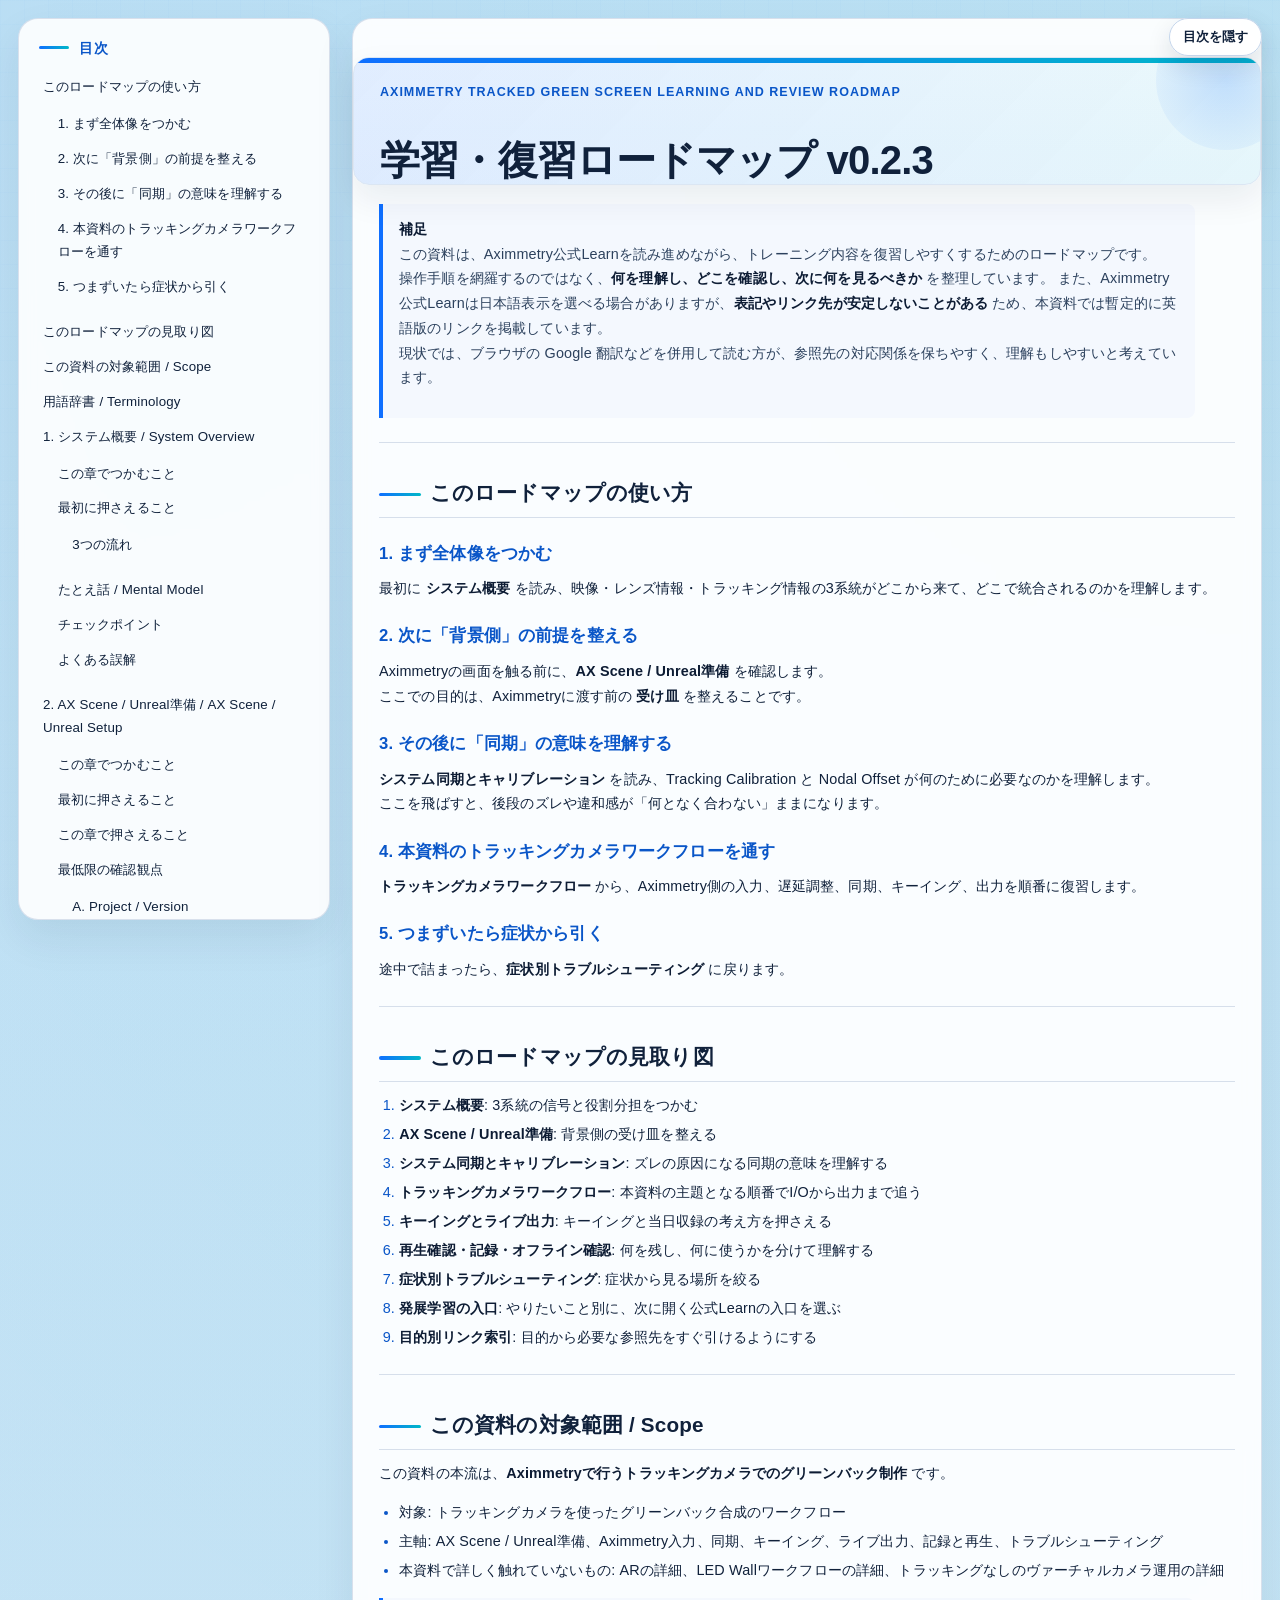
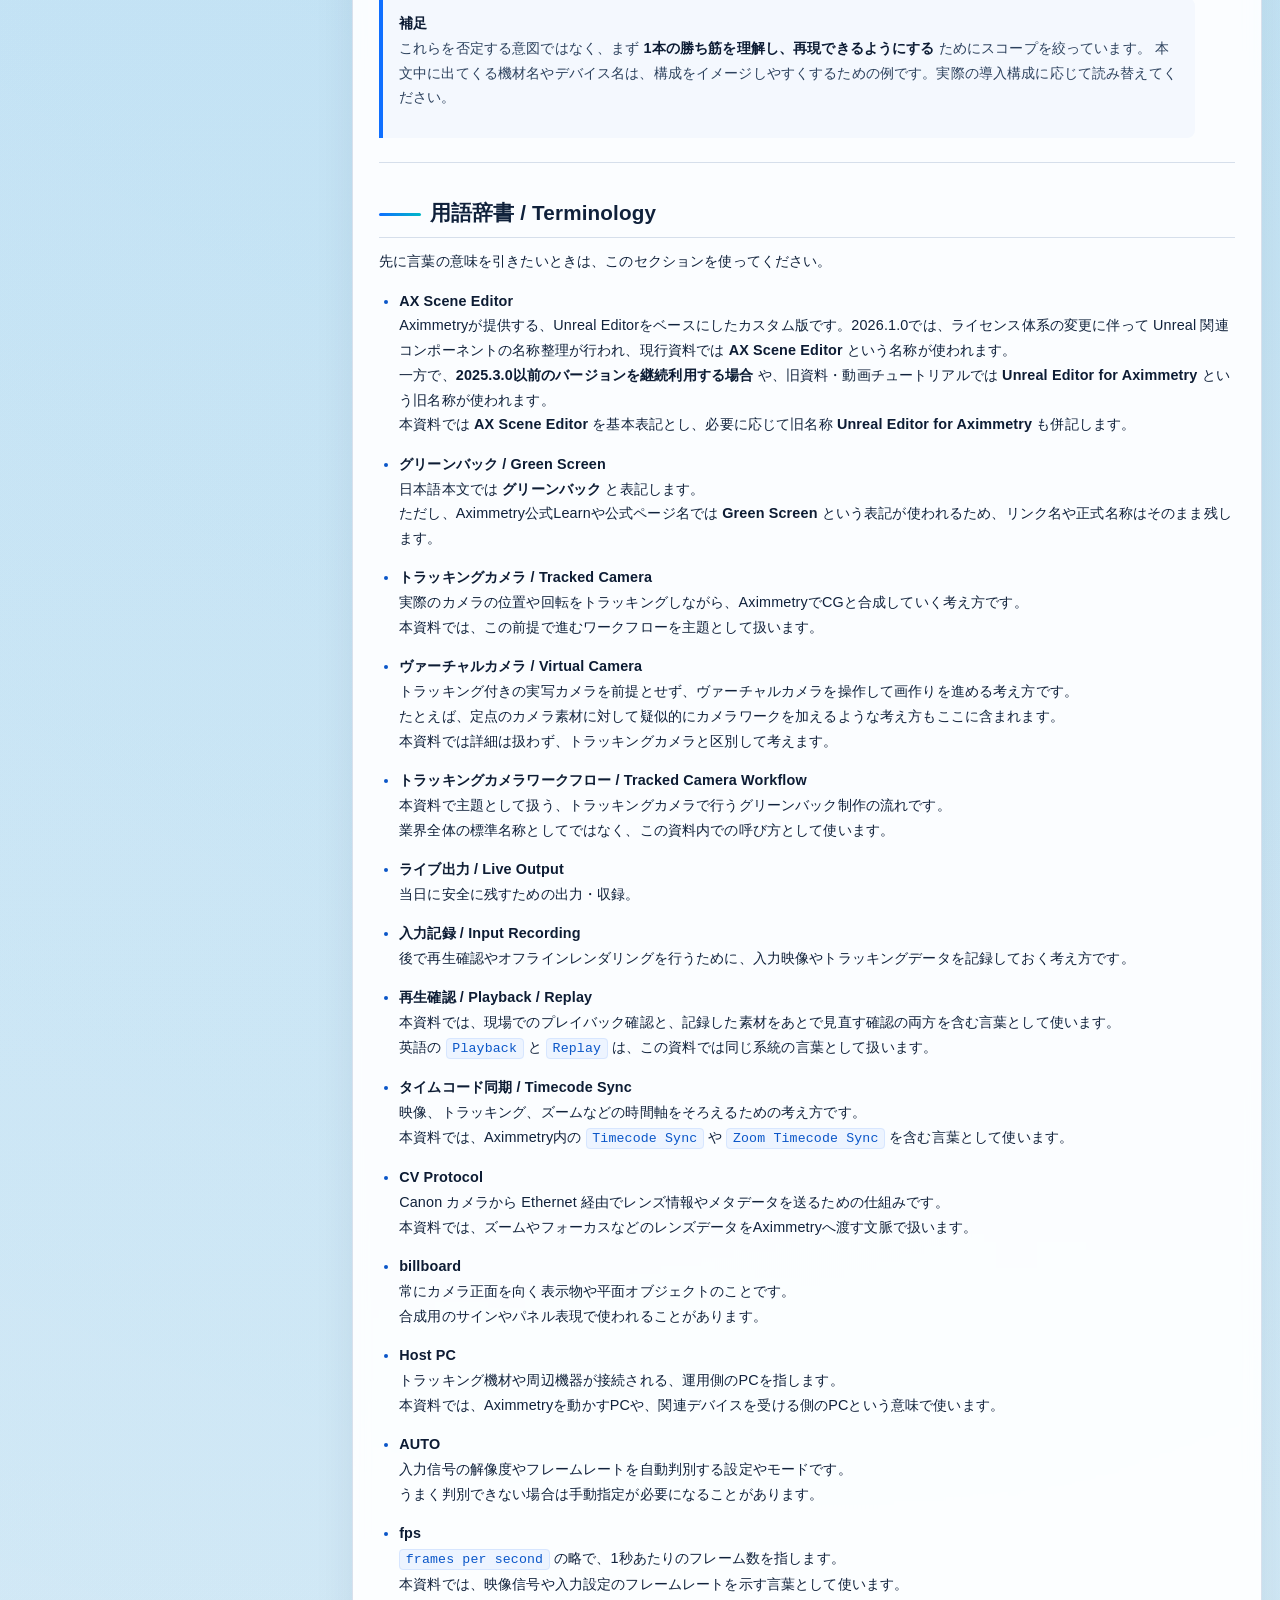
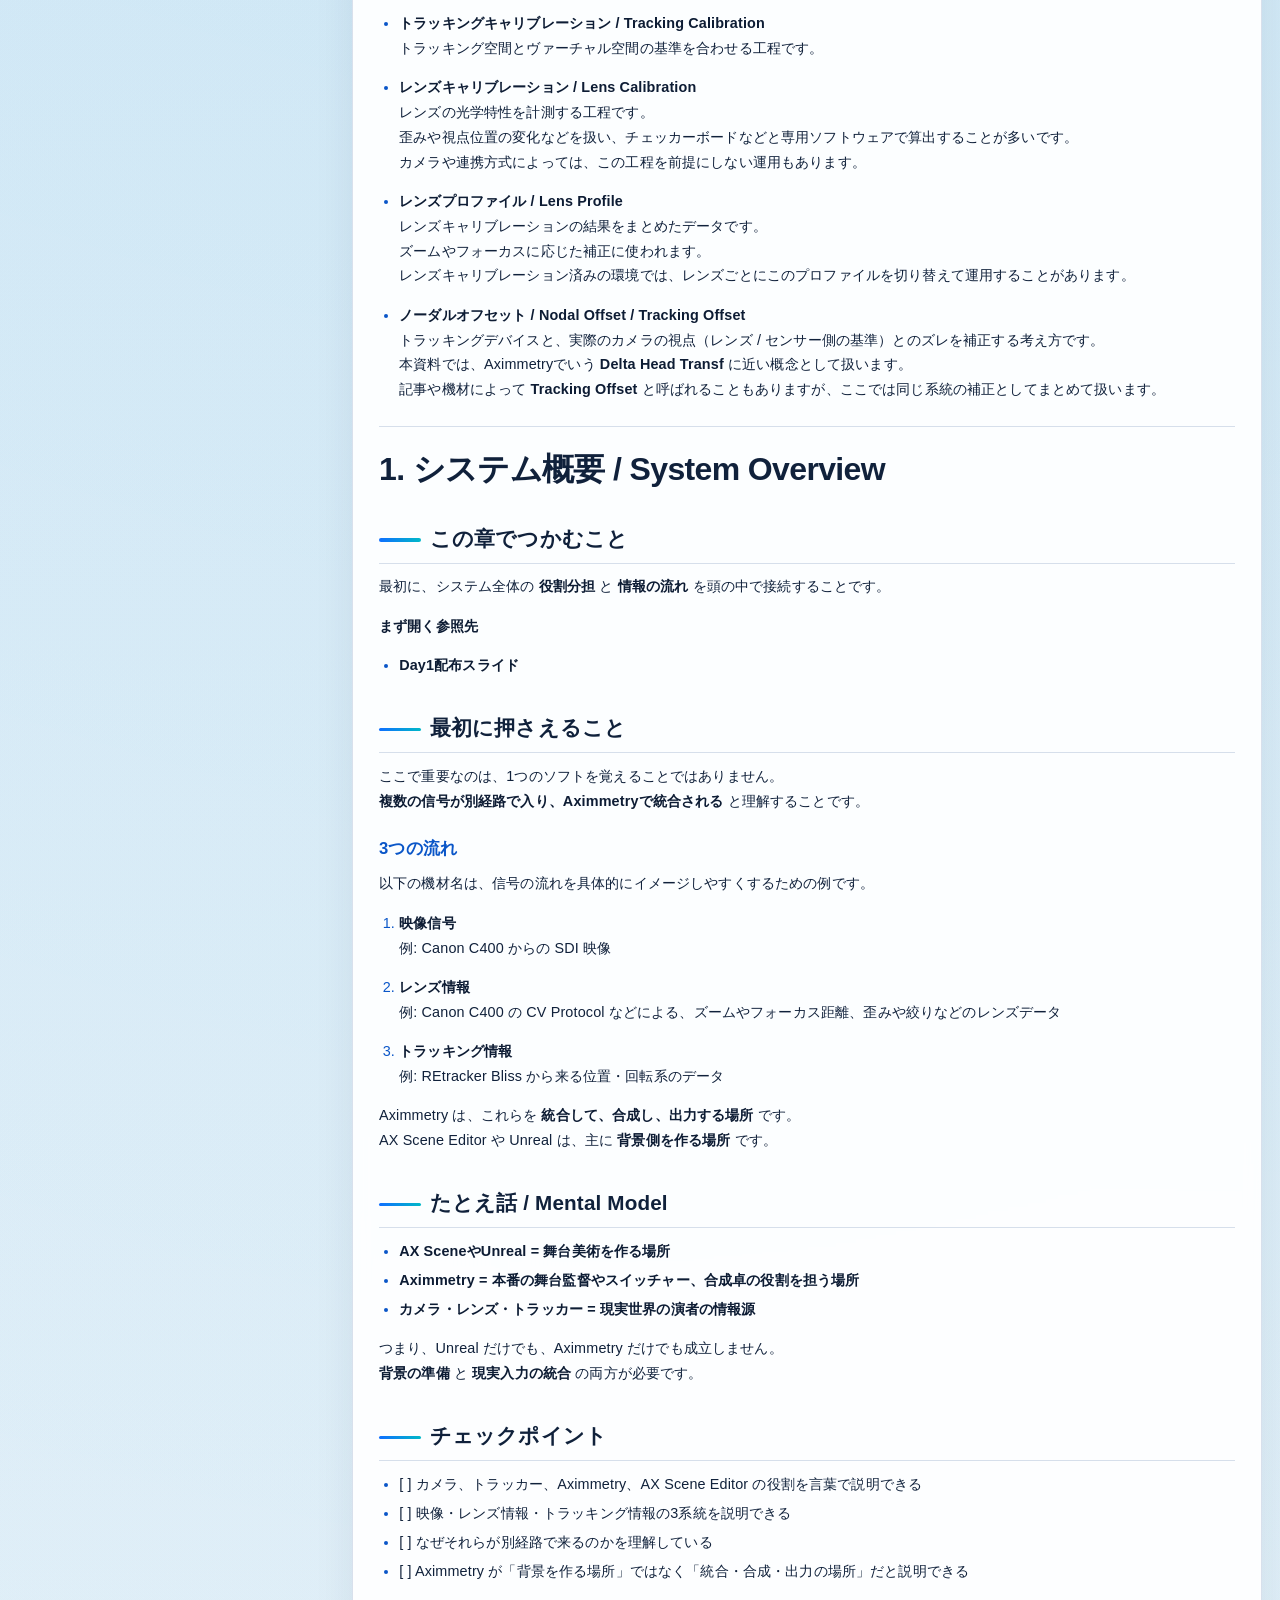
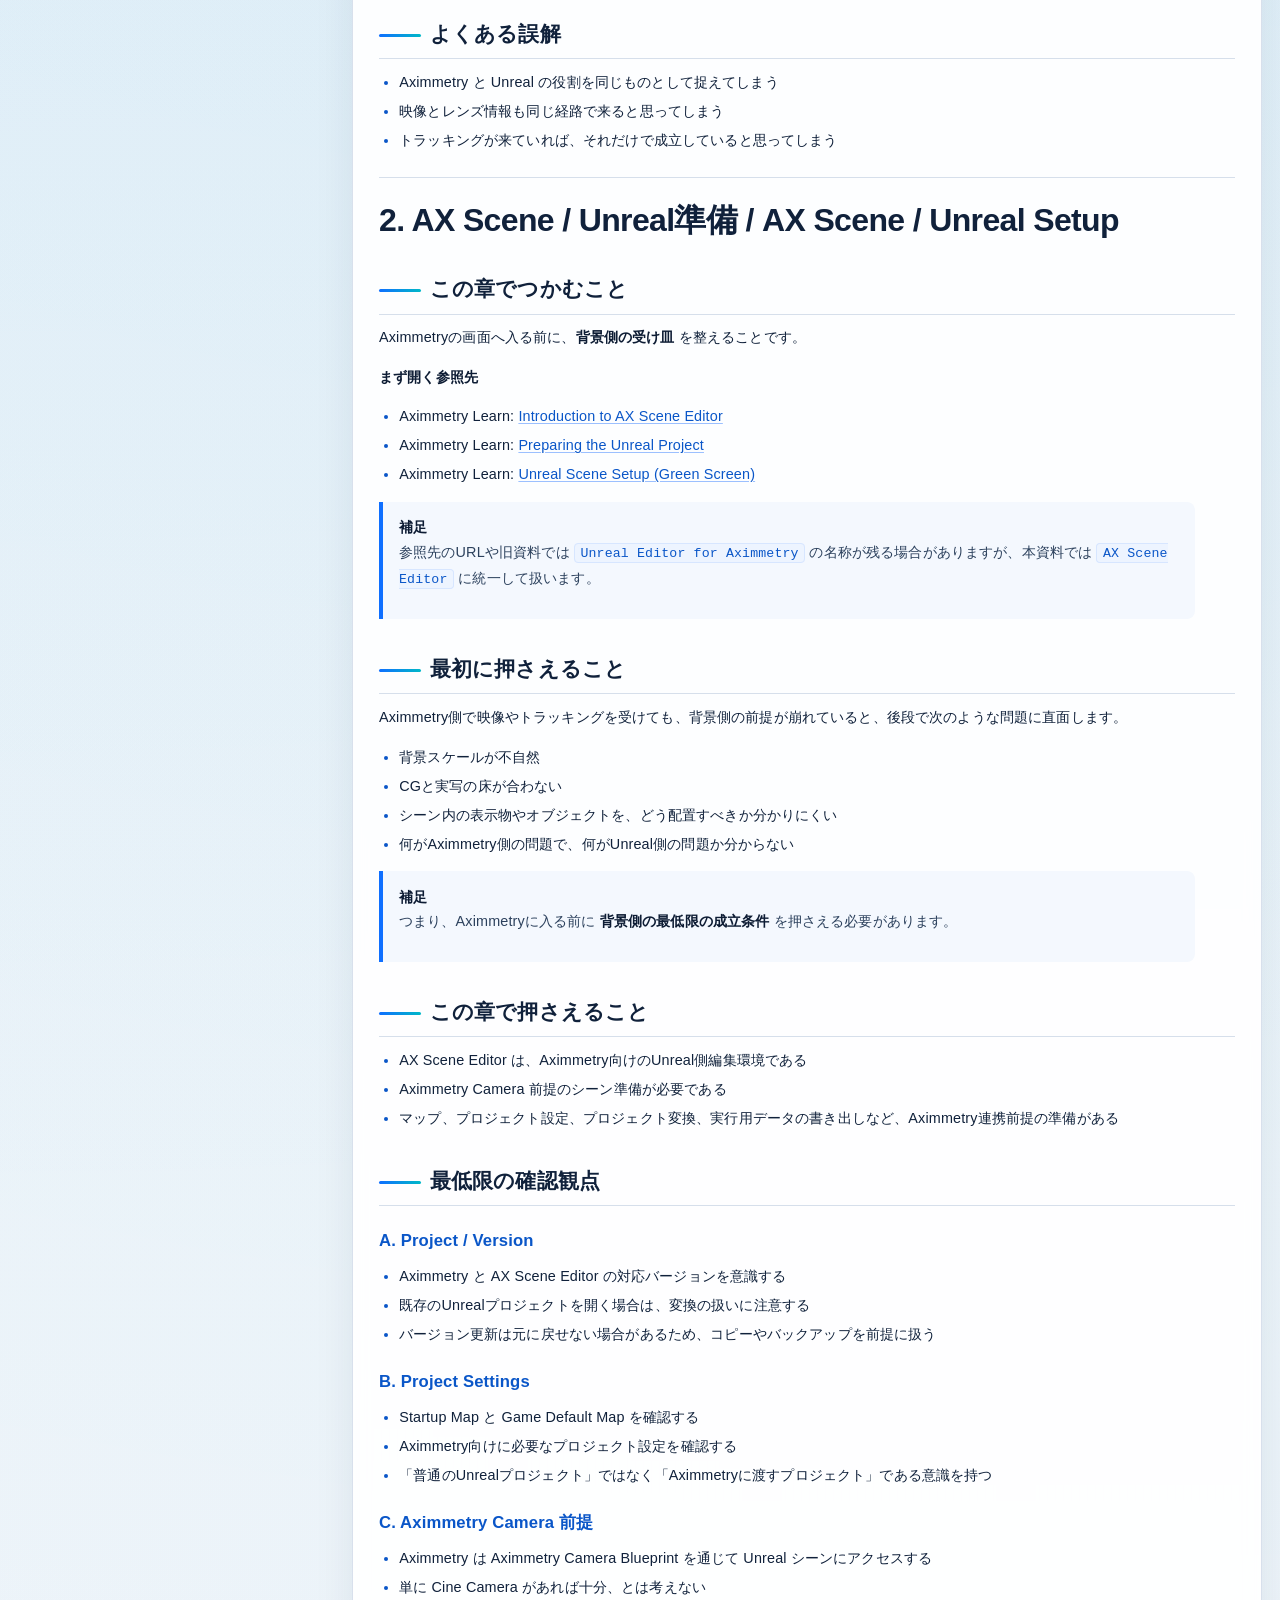
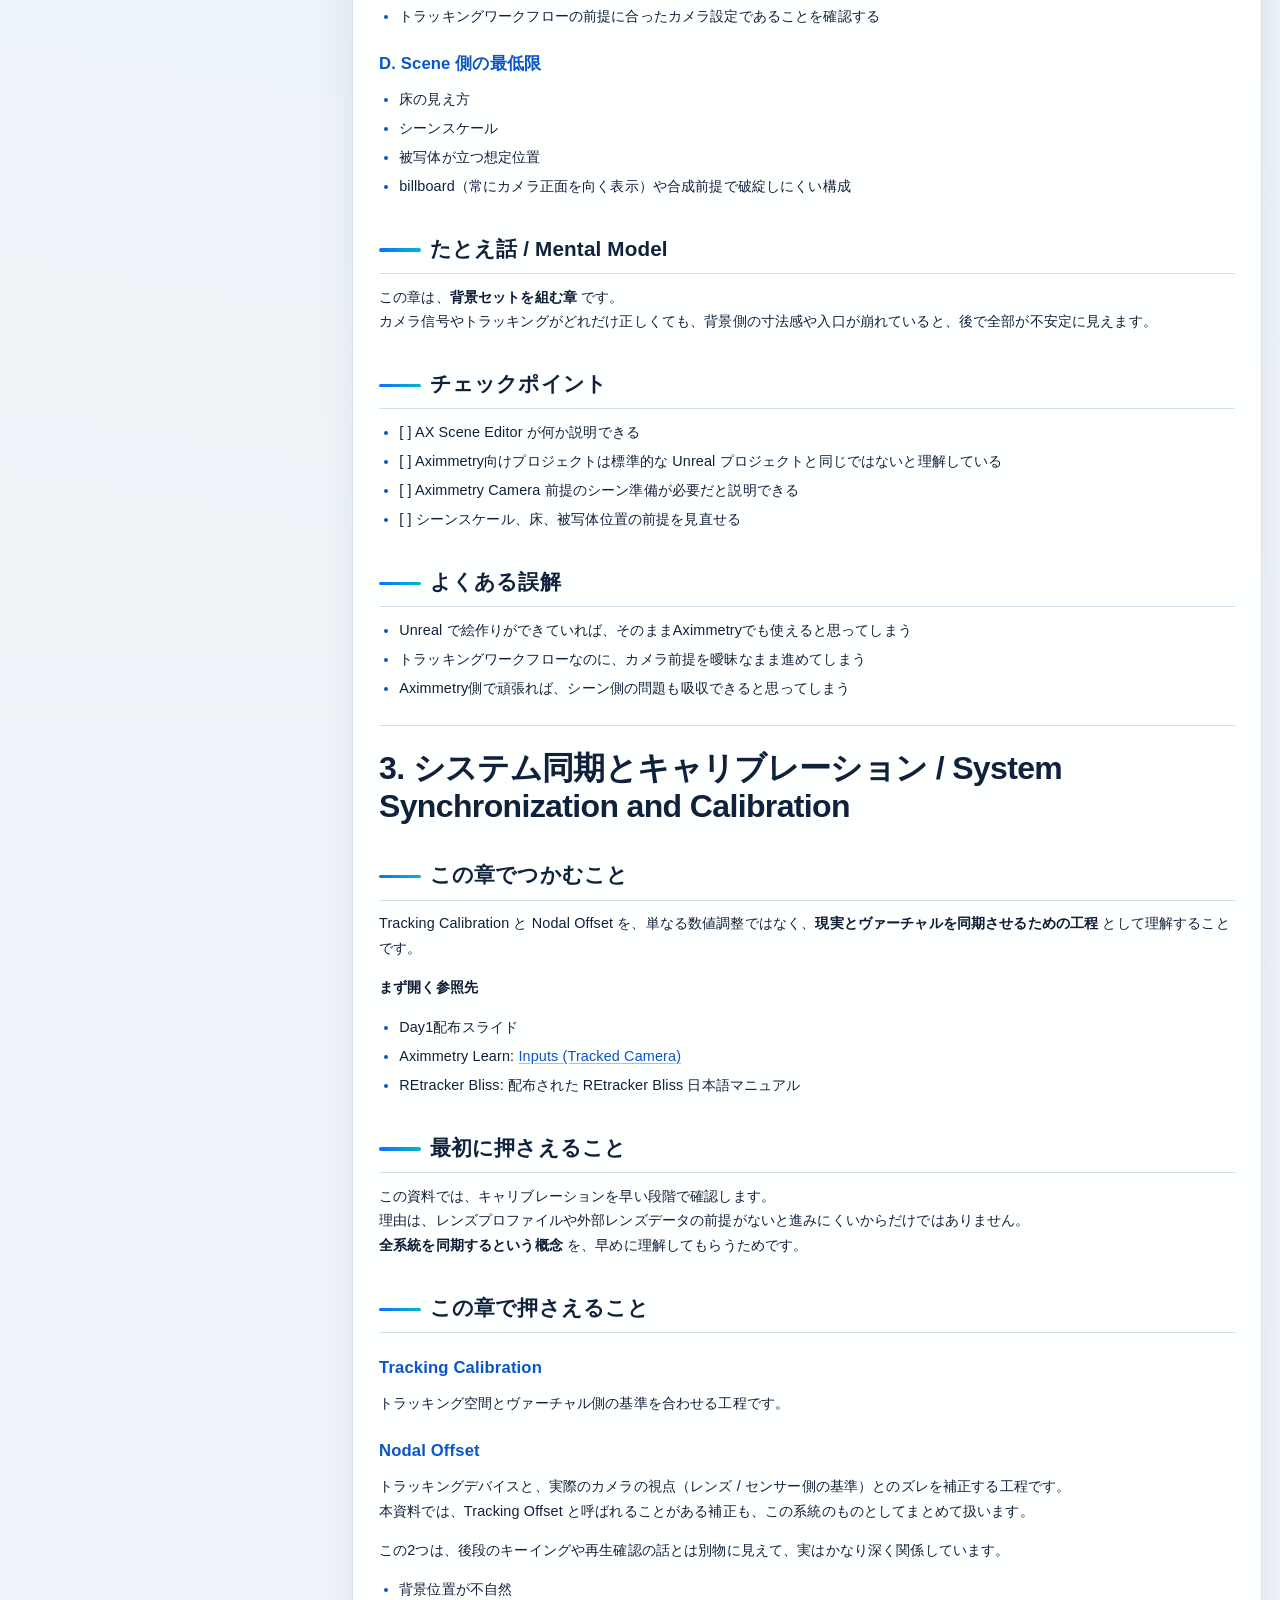
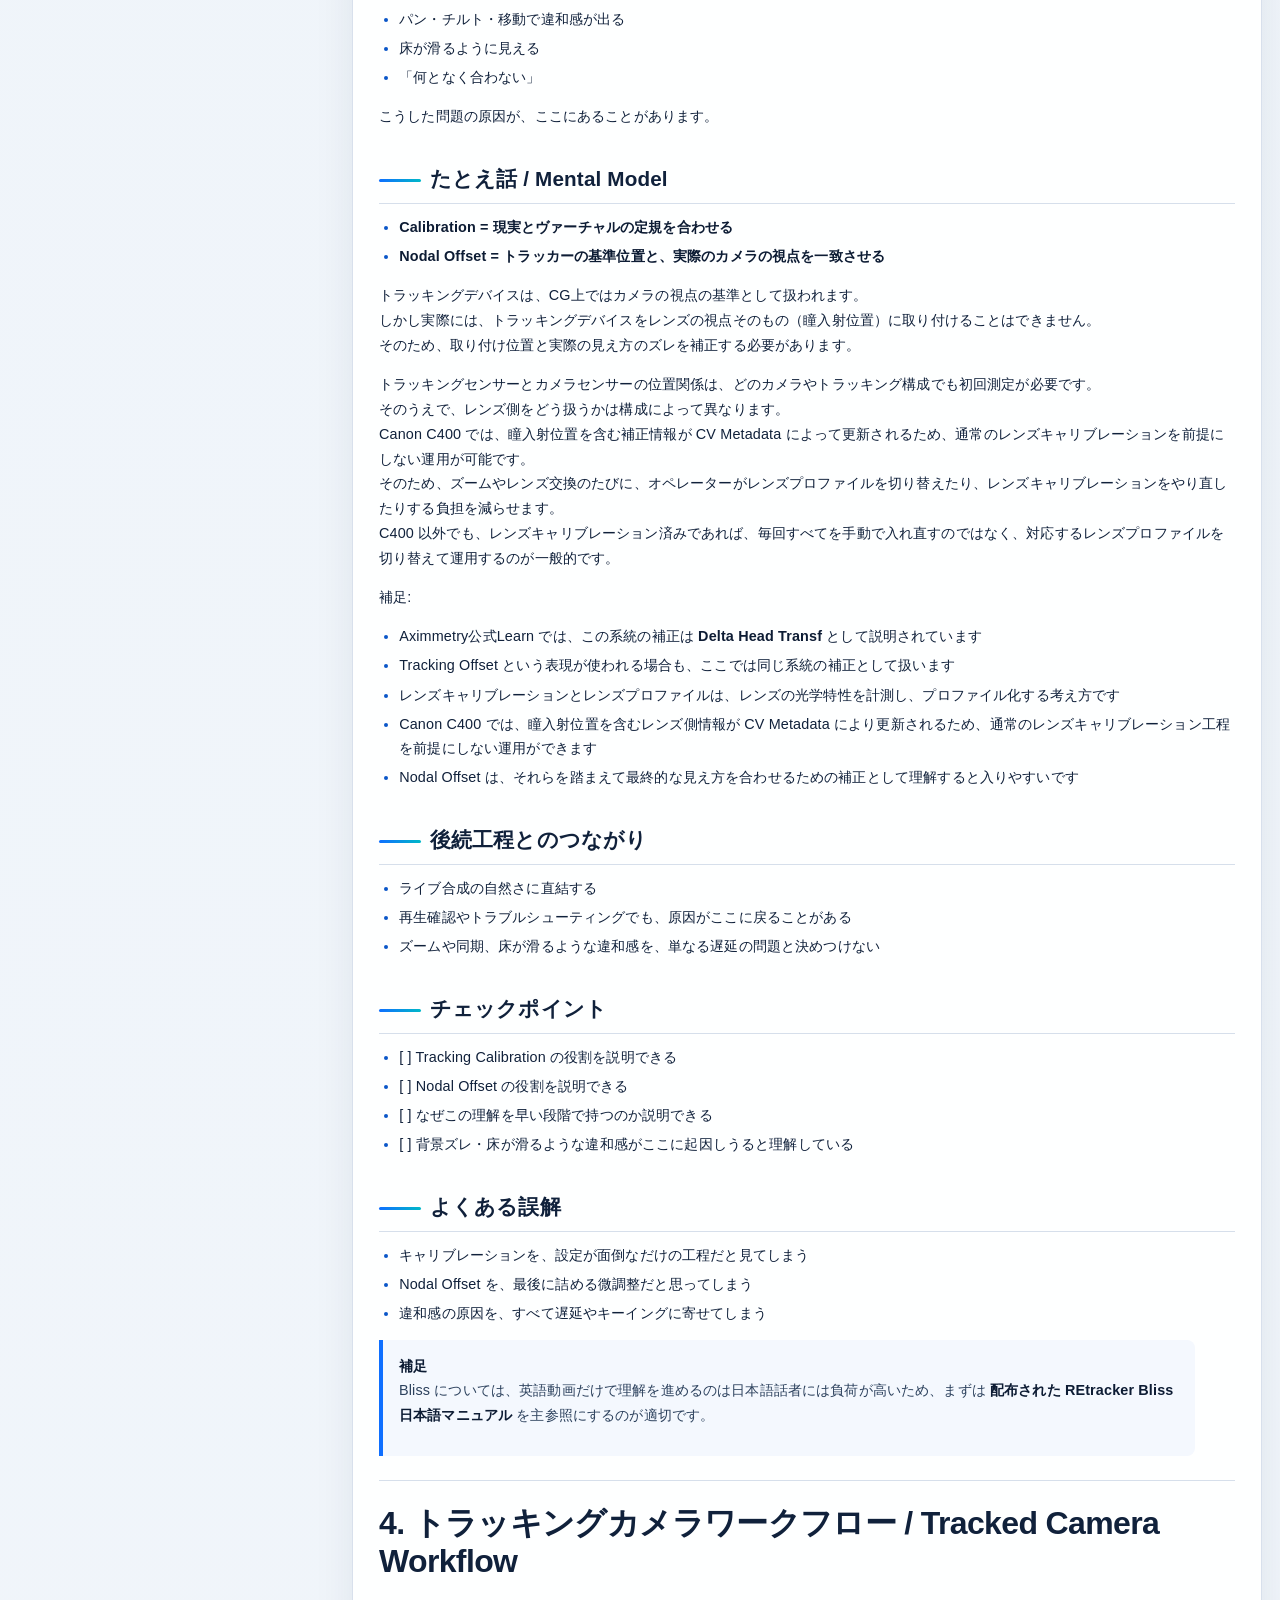
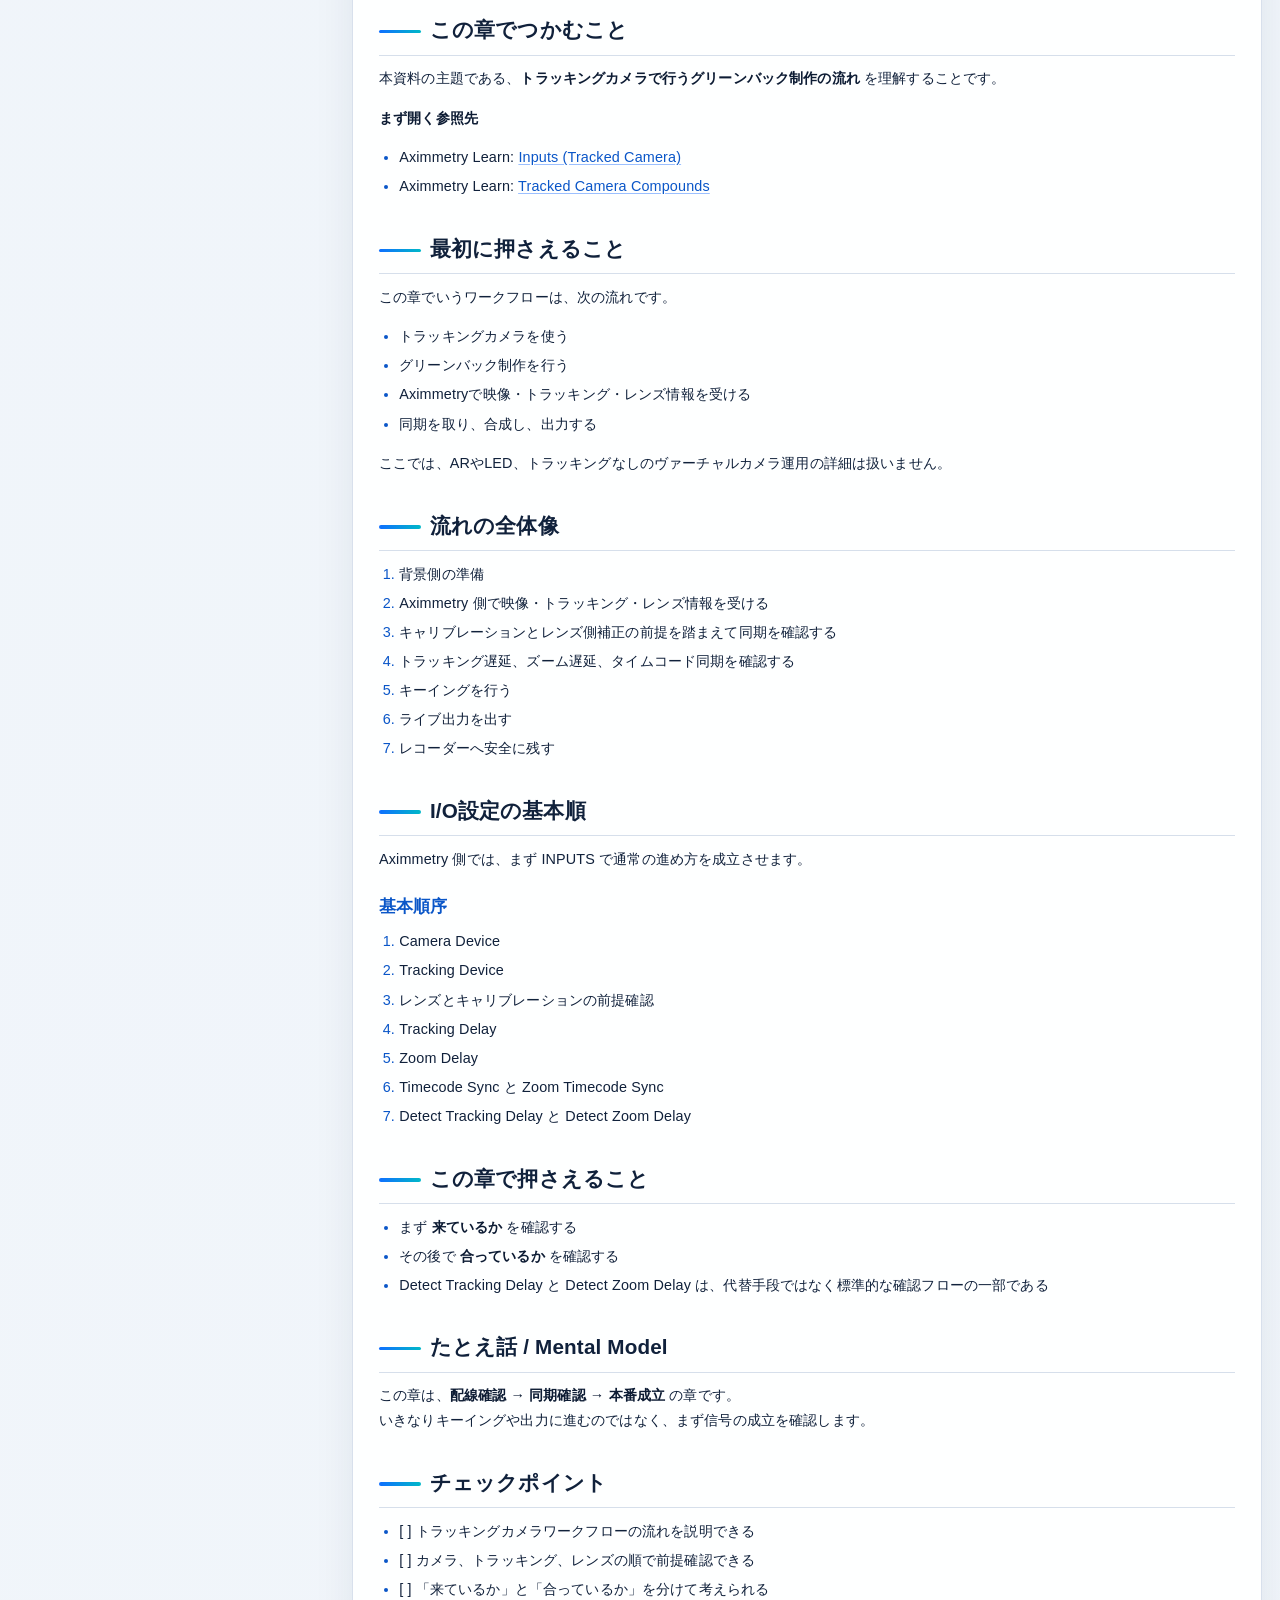
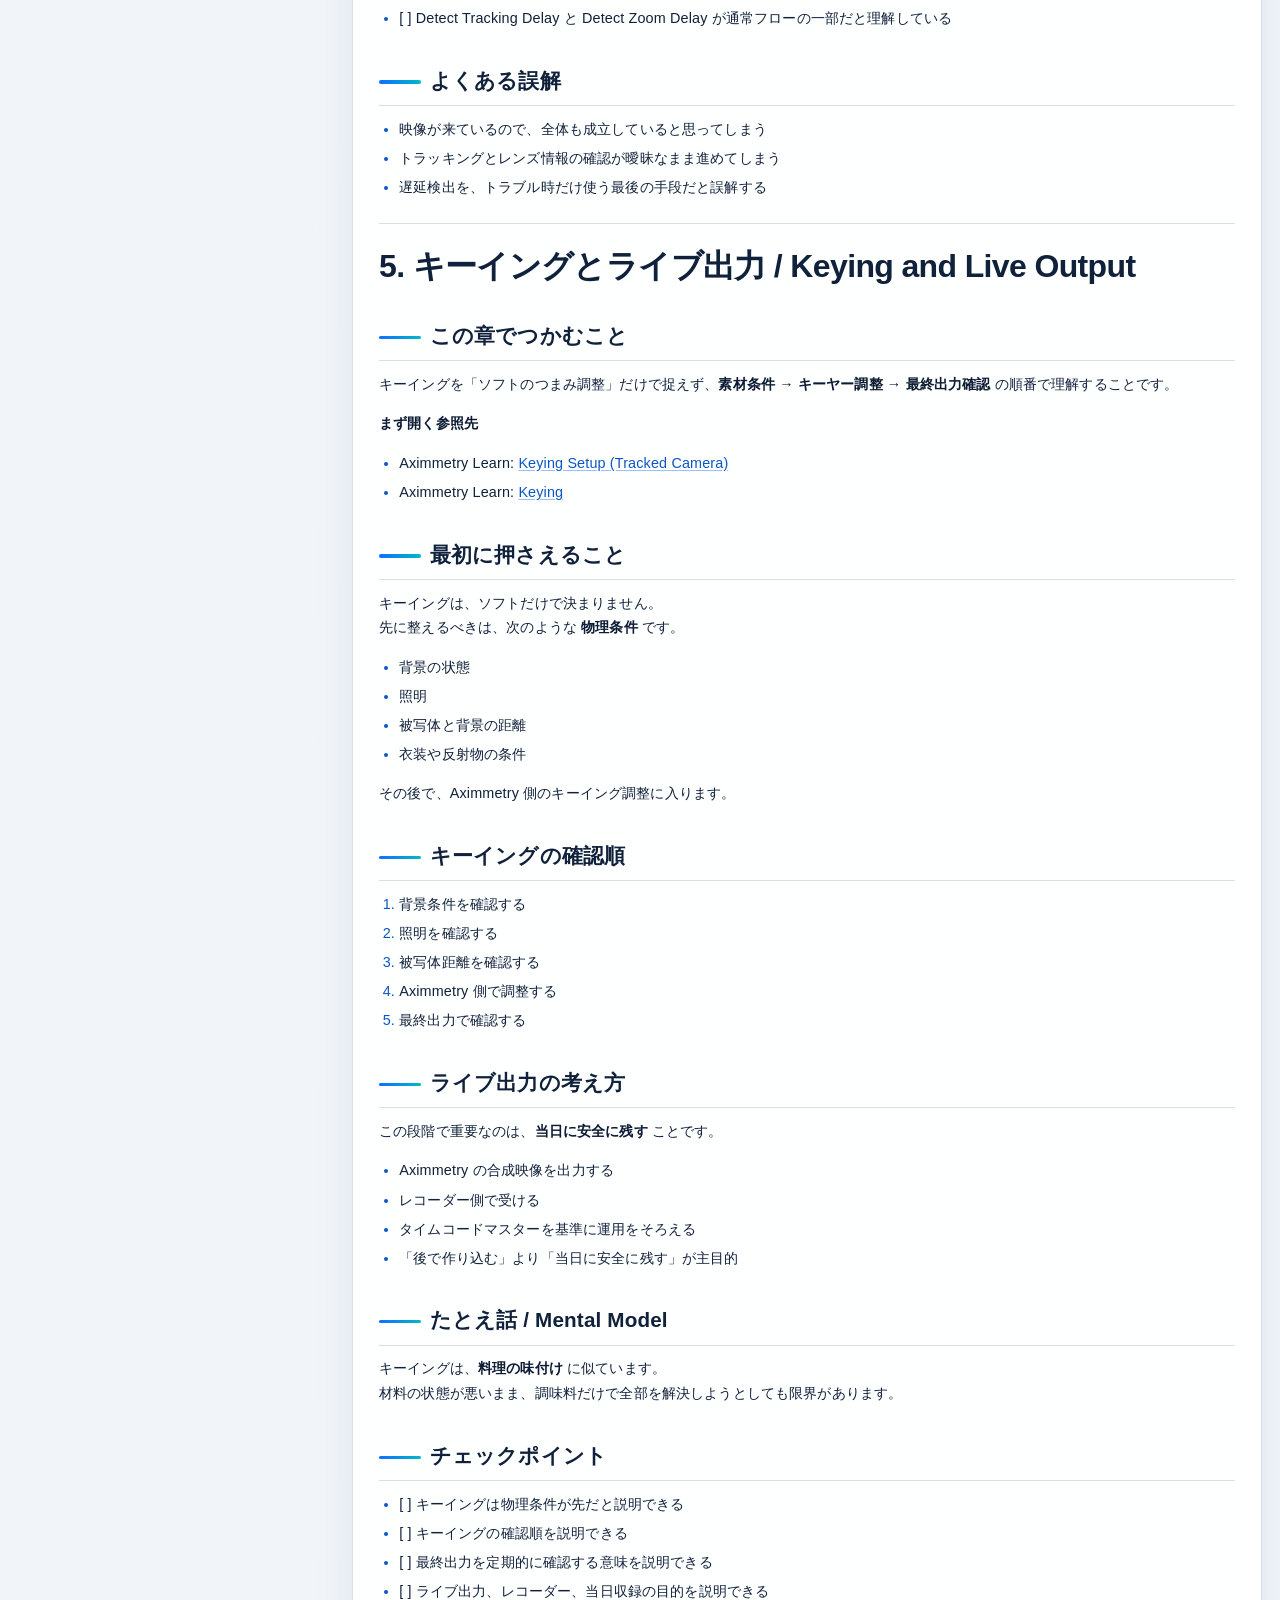
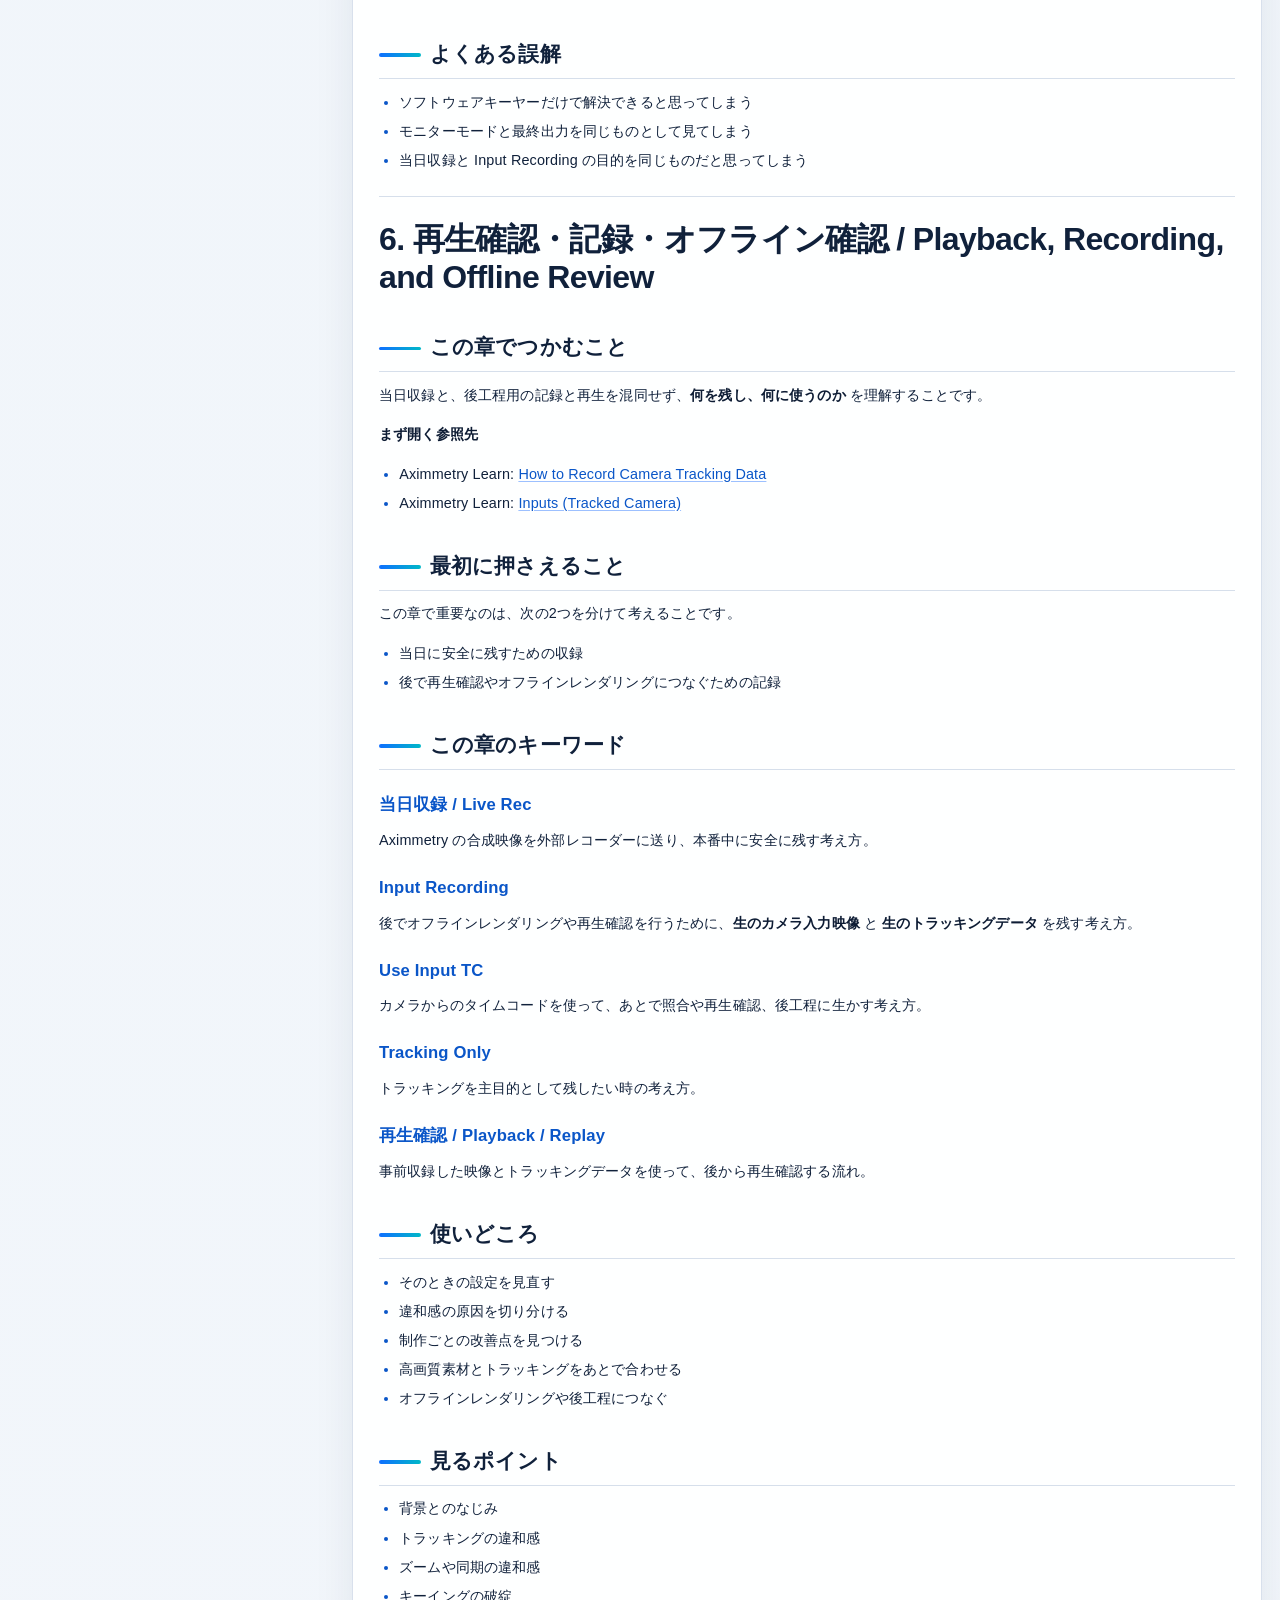
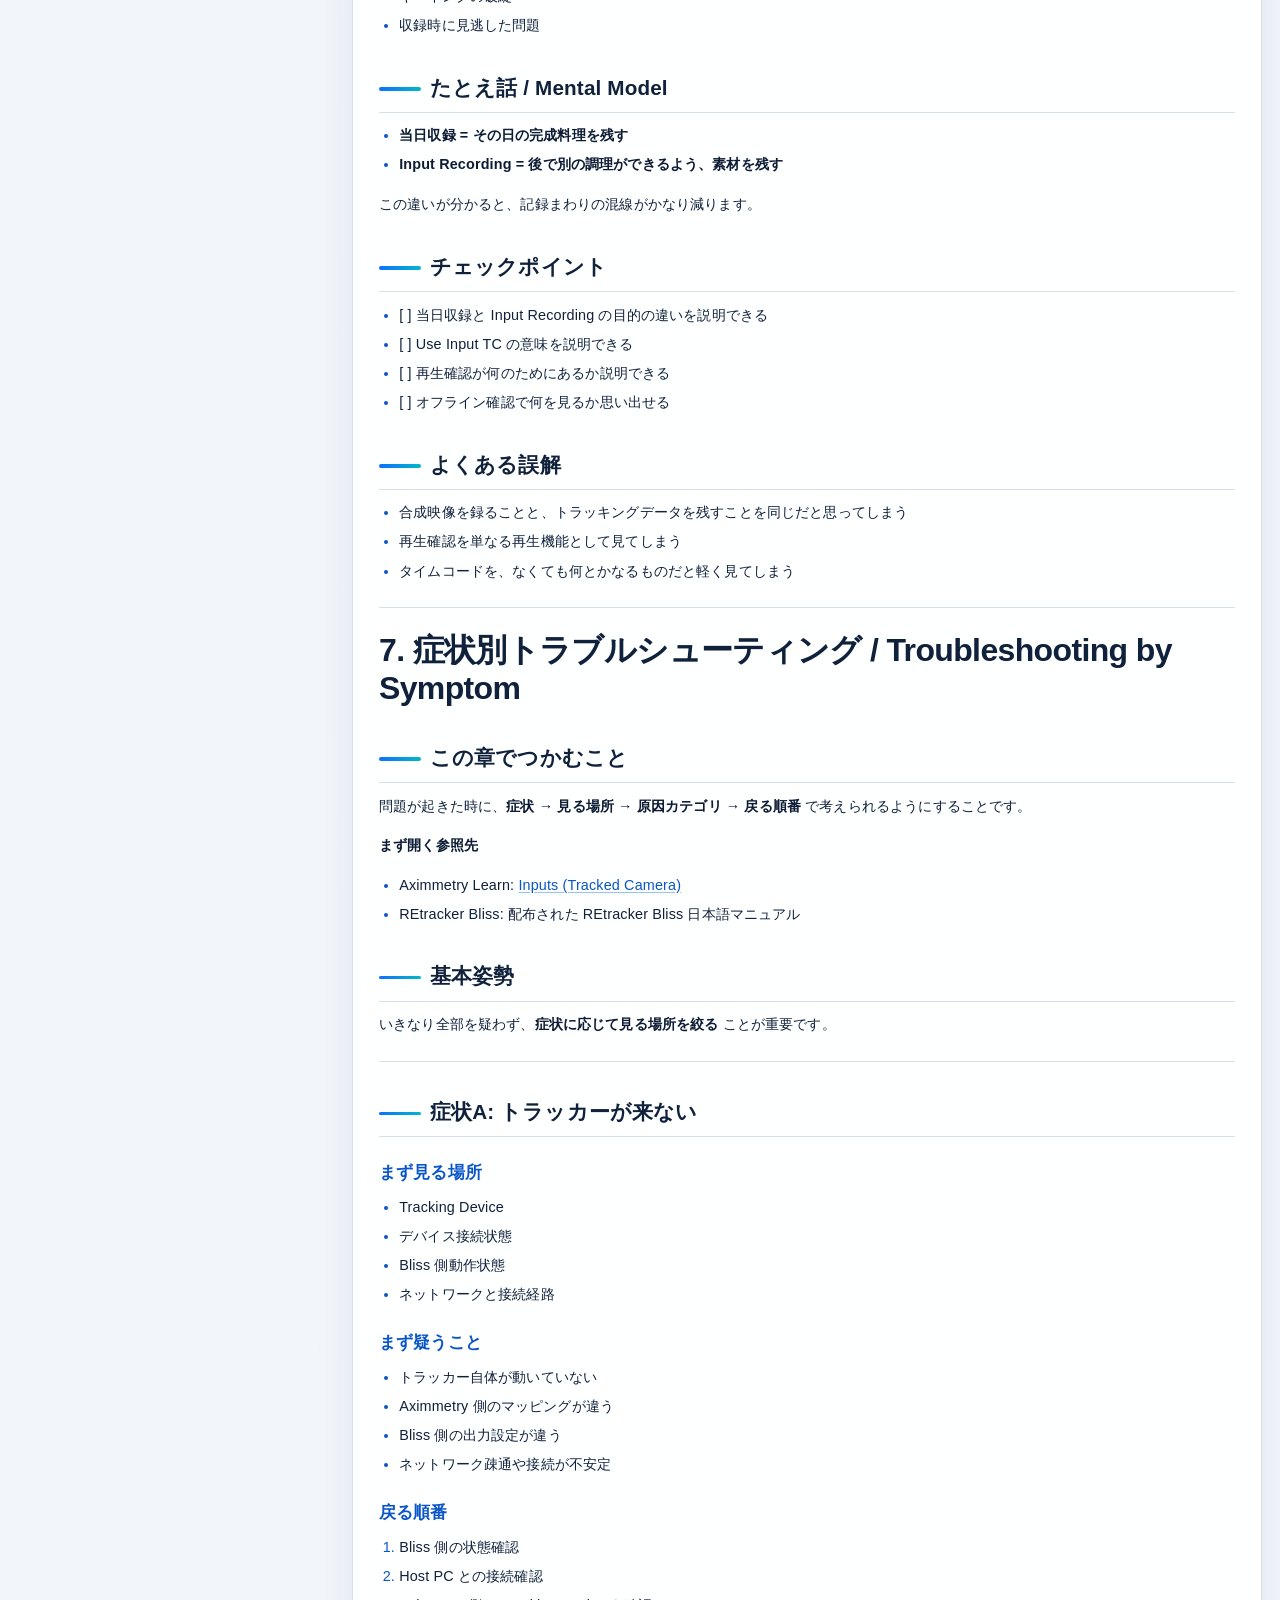
<file: site/index.html>
<!DOCTYPE html>
<html lang="ja">
<head>
  <meta charset="utf-8">
  <title>学習・復習ロードマップ v0.2.3</title>
  <style>
@page {
  size: A4;
  margin: 15mm 15mm 18mm 15mm;
}

:root {
  --bg: #eef3f8;
  --surface: #ffffff;
  --surface-soft: #f5f8fc;
  --surface-strong: #eaf1f8;
  --line: #d6dfeb;
  --line-strong: #9bb0c8;
  --text: #10213b;
  --text-muted: #55657d;
  --accent: #0f6fff;
  --accent-strong: #0a56c8;
  --accent-soft: #dce8ff;
  --accent-cyan: #00b8c8;
  --code-bg: #edf4ff;
  --quote-bg: #f4f8fe;
  --shadow-soft: 0 14px 34px rgba(16, 33, 59, 0.07);
  --shadow-card: 0 18px 42px rgba(16, 33, 59, 0.08);
  --radius-lg: 16px;
  --radius-md: 12px;
  --radius-sm: 8px;
}

body {
  font-family: "BIZ UDGothic", "Hiragino Sans", "Hiragino Kaku Gothic ProN", "Noto Sans JP", "Yu Gothic UI", "Meiryo", "Segoe UI", sans-serif;
  font-size: 10.8pt;
  line-height: 1.72;
  color: var(--text);
  margin: 0;
  background: var(--surface);
  letter-spacing: 0.01em;
}

h1,
h2,
h3,
h4 {
  color: var(--text);
  page-break-after: avoid;
  page-break-inside: avoid;
  font-weight: 700;
}

h1 {
  font-size: 24pt;
  line-height: 1.18;
  margin: 0;
  letter-spacing: -0.02em;
}

h2 {
  font-size: 15.5pt;
  margin-top: 24pt;
  margin-bottom: 8pt;
  padding-bottom: 5pt;
  border-bottom: 1px solid var(--line);
  position: relative;
}

h2::before {
  content: "";
  display: inline-block;
  width: 11mm;
  height: 2.5pt;
  margin-right: 7pt;
  margin-bottom: 3pt;
  border-radius: 999px;
  background: linear-gradient(90deg, var(--accent), var(--accent-cyan));
}

h3 {
  font-size: 12.5pt;
  margin-top: 16pt;
  margin-bottom: 6pt;
  color: var(--accent-strong);
}

h4 {
  font-size: 11pt;
  margin-top: 12pt;
  margin-bottom: 4pt;
}

p,
li,
blockquote {
  orphans: 3;
  widows: 3;
}

p,
ul,
ol,
blockquote,
table,
pre {
  margin-top: 0;
  margin-bottom: 11pt;
}

ul,
ol {
  padding-left: 1.4em;
}

li {
  margin-bottom: 0.3em;
}

li::marker {
  color: var(--accent-strong);
}

code {
  font-family: "Cascadia Mono", Consolas, monospace;
  font-size: 0.92em;
  background: var(--code-bg);
  color: var(--accent-strong);
  padding: 0.12em 0.42em;
  border-radius: 4px;
  border: 1px solid #d7e6ff;
}

pre {
  background: linear-gradient(180deg, #f8fbff, #eef5ff);
  border: 1px solid #d6e4ff;
  padding: 11pt 12pt;
  border-radius: var(--radius-sm);
  overflow: auto;
}

pre code {
  background: transparent;
  color: var(--text);
  border: 0;
  padding: 0;
}

blockquote {
  margin-left: 0;
  padding: 10pt 12pt;
  border-left: 4px solid var(--accent);
  background: var(--quote-bg);
  color: #2c415d;
  border-radius: 0 var(--radius-sm) var(--radius-sm) 0;
}

table {
  width: 100%;
  border-collapse: collapse;
  border: 1px solid var(--line);
  background: var(--surface);
  border-radius: var(--radius-sm);
  overflow: hidden;
}

th,
td {
  border: 1px solid var(--line);
  padding: 7pt 8pt;
  vertical-align: top;
}

th {
  background: linear-gradient(180deg, #f7faff, #edf4ff);
  color: var(--text);
  font-weight: 700;
}

a {
  color: var(--accent-strong);
  text-decoration: underline;
  text-decoration-color: #9cc0ff;
  text-underline-offset: 0.16em;
}

hr {
  border: 0;
  border-top: 1px solid var(--line);
  margin: 18pt 0;
}

.doc-main,
.doc-header,
.toc-block {
  max-width: 980px;
  margin-left: auto;
  margin-right: auto;
}

.doc-header {
  margin-bottom: 14pt;
  padding: 0 14mm;
  background:
    linear-gradient(135deg, rgba(15, 111, 255, 0.12), rgba(0, 184, 200, 0.08)),
    linear-gradient(180deg, #ffffff, #f8fbff);
  border: 1px solid #dbe6f3;
  border-radius: var(--radius-lg);
  box-shadow: var(--shadow-soft);
  position: relative;
  overflow: hidden;
}

.doc-header::before {
  content: "";
  position: absolute;
  inset: 0 auto auto 0;
  width: 100%;
  height: 5px;
  background: linear-gradient(90deg, var(--accent), var(--accent-cyan));
}

.doc-header::after {
  content: "";
  position: absolute;
  top: -48px;
  right: -36px;
  width: 140px;
  height: 140px;
  border-radius: 50%;
  background: radial-gradient(circle, rgba(15, 111, 255, 0.18), rgba(15, 111, 255, 0));
  pointer-events: none;
}

.doc-header h1 {
  padding-top: 18pt;
  font-size: 28pt;
}

.doc-kicker {
  padding-top: 18pt;
  margin-bottom: 7pt;
  color: var(--accent-strong);
  font-size: 9.4pt;
  font-weight: 700;
  letter-spacing: 0.08em;
  text-transform: uppercase;
}

.doc-subtitle {
  color: var(--text-muted);
  font-size: 10pt;
  margin-top: 7pt;
  margin-bottom: 18pt;
  max-width: 92%;
}

.doc-main {
  padding: 0 14mm 0;
}

.doc-main > *:first-child,
.doc-main h2:first-child {
  margin-top: 0;
}

.toc-block {
  background: linear-gradient(180deg, #fbfdff, #f4f8fd);
  border: 1px solid #dbe6f3;
  border-radius: var(--radius-lg);
  padding: 13pt 15pt;
  margin: 12pt auto 18pt;
  page-break-inside: avoid;
  box-shadow: var(--shadow-soft);
}

.toc-block h2,
.toc-sidebar h2 {
  margin-top: 0;
  border-bottom: 0;
  padding-bottom: 0;
  font-size: 10.2pt;
  letter-spacing: 0.08em;
  text-transform: uppercase;
  color: var(--accent-strong);
}

.toc-block h2::before,
.toc-sidebar h2::before {
  width: 8mm;
}

.toc-block ul,
.toc-sidebar ul,
.toc-block .toc ul,
.toc-sidebar .toc ul {
  margin: 6pt 0;
}

.toc-block .toc,
.toc-sidebar .toc {
  font-size: 10pt;
}

.toc-block .toc ul,
.toc-sidebar .toc ul {
  list-style: none;
  padding-left: 0;
}

.toc-block .toc ul ul,
.toc-sidebar .toc ul ul {
  padding-left: 1.1em;
}

.toc-block .toc a,
.toc-sidebar .toc a {
  text-decoration: none;
  color: var(--text);
}

.toc-block .toc li,
.toc-sidebar .toc li {
  padding: 2px 0;
}

.toc-toggle,
.toc-sidebar {
  display: none;
}

input[type="checkbox"] {
  transform: scale(0.92);
  margin-right: 0.45em;
  accent-color: var(--accent);
}

strong {
  color: #0d1c34;
}

@media screen {
  body {
    background:
      radial-gradient(circle at top right, rgba(0, 184, 200, 0.14), transparent 28%),
      radial-gradient(circle at top left, rgba(15, 111, 255, 0.12), transparent 24%),
      linear-gradient(180deg, #edf3f9 0%, #f5f8fc 100%);
    min-height: 100vh;
  }

  body::before {
    content: "";
    position: fixed;
    inset: 0;
    pointer-events: none;
    background-image:
      linear-gradient(rgba(15, 111, 255, 0.04) 1px, transparent 1px),
      linear-gradient(90deg, rgba(15, 111, 255, 0.04) 1px, transparent 1px);
    background-size: 24px 24px;
    mask-image: linear-gradient(180deg, rgba(0, 0, 0, 0.35), rgba(0, 0, 0, 0.05));
  }

  body.toc-mode-sidebar {
    padding: 18px;
  }

  .page-layout {
    display: grid;
    grid-template-columns: 312px minmax(0, 1fr);
    gap: 22px;
    align-items: start;
    position: relative;
    z-index: 1;
  }

  .content-shell {
    min-width: 0;
    background: rgba(255, 255, 255, 0.92);
    backdrop-filter: blur(8px);
    border: 1px solid rgba(214, 223, 235, 0.95);
    border-radius: 20px;
    box-shadow: var(--shadow-card);
    padding: 10mm 0 12mm;
  }

  .toc-mode-sidebar .toc-sidebar {
    display: block;
    position: sticky;
    top: 18px;
    max-height: calc(100vh - 36px);
    overflow: auto;
    background: rgba(255, 255, 255, 0.9);
    backdrop-filter: blur(8px);
    border: 1px solid rgba(214, 223, 235, 0.95);
    border-radius: 20px;
    box-shadow: var(--shadow-card);
    padding: 18px 20px;
  }

  .toc-mode-sidebar .toc-sidebar h2 {
    margin-bottom: 12px;
  }

  .toc-mode-sidebar .toc-sidebar .toc a {
    display: inline-block;
    border-radius: 7px;
    padding: 2px 4px;
    transition: background-color 120ms ease, color 120ms ease;
  }

  .toc-mode-sidebar .toc-sidebar .toc a:hover {
    background: var(--accent-soft);
    color: var(--accent-strong);
  }

  .toc-mode-sidebar .doc-header,
  .toc-mode-sidebar .doc-main {
    max-width: none;
    padding-left: 26px;
    padding-right: 26px;
  }

  .toc-mode-sidebar .doc-header h1 {
    font-size: 30pt;
  }

  .toc-mode-sidebar .toc-toggle {
    display: inline-block;
    position: fixed;
    top: 18px;
    right: 18px;
    z-index: 20;
    border: 1px solid #c4d5eb;
    background: rgba(255, 255, 255, 0.9);
    backdrop-filter: blur(8px);
    color: var(--text);
    border-radius: 999px;
    padding: 9px 13px;
    font-size: 10pt;
    font-weight: 600;
    cursor: pointer;
    box-shadow: 0 10px 24px rgba(16, 33, 59, 0.12);
    transition: transform 120ms ease, box-shadow 120ms ease;
  }

  .toc-mode-sidebar .toc-toggle:hover {
    transform: translateY(-1px);
    box-shadow: 0 14px 28px rgba(16, 33, 59, 0.15);
  }

  .toc-mode-sidebar.toc-collapsed .page-layout {
    grid-template-columns: minmax(0, 1fr);
  }

  .toc-mode-sidebar.toc-collapsed .toc-sidebar {
    display: none;
  }

  .toc-mode-sidebar.toc-collapsed .content-shell {
    max-width: 1080px;
    margin-left: auto;
    margin-right: auto;
  }

  .toc-block {
    background: rgba(255, 255, 255, 0.9);
    backdrop-filter: blur(8px);
  }

  .toc-block .toc a:hover {
    color: var(--accent-strong);
  }

  a {
    transition: color 120ms ease, text-decoration-color 120ms ease;
  }

  a:hover {
    color: var(--accent);
    text-decoration-color: var(--accent);
  }
}

@media print {
  body {
    background: var(--surface);
  }

  .doc-header,
  .toc-block,
  table {
    box-shadow: none;
  }

  .toc-toggle,
  .toc-sidebar {
    display: none !important;
  }
}

  </style>
</head>
<body class="toc-mode-sidebar theme-default">

  <button id="toc-toggle" class="toc-toggle" type="button" aria-controls="toc-sidebar" aria-expanded="true">
    目次を隠す
  </button>
  <div class="page-layout">
    <aside id="toc-sidebar" class="toc-sidebar"><h2>目次</h2><div class="toc">
<ul>
<li><a href="#_1">このロードマップの使い方</a><ul>
<li><a href="#1">1. まず全体像をつかむ</a></li>
<li><a href="#2">2. 次に「背景側」の前提を整える</a></li>
<li><a href="#3">3. その後に「同期」の意味を理解する</a></li>
<li><a href="#4">4. 本資料のトラッキングカメラワークフローを通す</a></li>
<li><a href="#5">5. つまずいたら症状から引く</a></li>
</ul>
</li>
<li><a href="#_2">このロードマップの見取り図</a></li>
<li><a href="#scope">この資料の対象範囲 / Scope</a></li>
<li><a href="#terminology">用語辞書 / Terminology</a></li>
<li><a href="#1-system-overview">1. システム概要 / System Overview</a><ul>
<li><a href="#_3">この章でつかむこと</a></li>
<li><a href="#_4">最初に押さえること</a><ul>
<li><a href="#3_1">3つの流れ</a></li>
</ul>
</li>
<li><a href="#mental-model">たとえ話 / Mental Model</a></li>
<li><a href="#_5">チェックポイント</a></li>
<li><a href="#_6">よくある誤解</a></li>
</ul>
</li>
<li><a href="#2-ax-scene-unreal-ax-scene-unreal-setup">2. AX Scene / Unreal準備 / AX Scene / Unreal Setup</a><ul>
<li><a href="#_7">この章でつかむこと</a></li>
<li><a href="#_8">最初に押さえること</a></li>
<li><a href="#_9">この章で押さえること</a></li>
<li><a href="#_10">最低限の確認観点</a><ul>
<li><a href="#a-project-version">A. Project / Version</a></li>
<li><a href="#b-project-settings">B. Project Settings</a></li>
<li><a href="#c-aximmetry-camera">C. Aximmetry Camera 前提</a></li>
<li><a href="#d-scene">D. Scene 側の最低限</a></li>
</ul>
</li>
<li><a href="#mental-model_1">たとえ話 / Mental Model</a></li>
<li><a href="#_11">チェックポイント</a></li>
<li><a href="#_12">よくある誤解</a></li>
</ul>
</li>
<li><a href="#3-system-synchronization-and-calibration">3. システム同期とキャリブレーション / System Synchronization and Calibration</a><ul>
<li><a href="#_13">この章でつかむこと</a></li>
<li><a href="#_14">最初に押さえること</a></li>
<li><a href="#_15">この章で押さえること</a><ul>
<li><a href="#tracking-calibration">Tracking Calibration</a></li>
<li><a href="#nodal-offset">Nodal Offset</a></li>
</ul>
</li>
<li><a href="#mental-model_2">たとえ話 / Mental Model</a></li>
<li><a href="#_16">後続工程とのつながり</a></li>
<li><a href="#_17">チェックポイント</a></li>
<li><a href="#_18">よくある誤解</a></li>
</ul>
</li>
<li><a href="#4-tracked-camera-workflow">4. トラッキングカメラワークフロー / Tracked Camera Workflow</a><ul>
<li><a href="#_19">この章でつかむこと</a></li>
<li><a href="#_20">最初に押さえること</a></li>
<li><a href="#_21">流れの全体像</a></li>
<li><a href="#io">I/O設定の基本順</a><ul>
<li><a href="#_22">基本順序</a></li>
</ul>
</li>
<li><a href="#_23">この章で押さえること</a></li>
<li><a href="#mental-model_3">たとえ話 / Mental Model</a></li>
<li><a href="#_24">チェックポイント</a></li>
<li><a href="#_25">よくある誤解</a></li>
</ul>
</li>
<li><a href="#5-keying-and-live-output">5. キーイングとライブ出力 / Keying and Live Output</a><ul>
<li><a href="#_26">この章でつかむこと</a></li>
<li><a href="#_27">最初に押さえること</a></li>
<li><a href="#_28">キーイングの確認順</a></li>
<li><a href="#_29">ライブ出力の考え方</a></li>
<li><a href="#mental-model_4">たとえ話 / Mental Model</a></li>
<li><a href="#_30">チェックポイント</a></li>
<li><a href="#_31">よくある誤解</a></li>
</ul>
</li>
<li><a href="#6-playback-recording-and-offline-review">6. 再生確認・記録・オフライン確認 / Playback, Recording, and Offline Review</a><ul>
<li><a href="#_32">この章でつかむこと</a></li>
<li><a href="#_33">最初に押さえること</a></li>
<li><a href="#_34">この章のキーワード</a><ul>
<li><a href="#live-rec">当日収録 / Live Rec</a></li>
<li><a href="#input-recording">Input Recording</a></li>
<li><a href="#use-input-tc">Use Input TC</a></li>
<li><a href="#tracking-only">Tracking Only</a></li>
<li><a href="#playback-replay">再生確認 / Playback / Replay</a></li>
</ul>
</li>
<li><a href="#_35">使いどころ</a></li>
<li><a href="#_36">見るポイント</a></li>
<li><a href="#mental-model_5">たとえ話 / Mental Model</a></li>
<li><a href="#_37">チェックポイント</a></li>
<li><a href="#_38">よくある誤解</a></li>
</ul>
</li>
<li><a href="#7-troubleshooting-by-symptom">7. 症状別トラブルシューティング / Troubleshooting by Symptom</a><ul>
<li><a href="#_39">この章でつかむこと</a></li>
<li><a href="#_40">基本姿勢</a></li>
<li><a href="#a">症状A: トラッカーが来ない</a><ul>
<li><a href="#_41">まず見る場所</a></li>
<li><a href="#_42">まず疑うこと</a></li>
<li><a href="#_43">戻る順番</a></li>
<li><a href="#_44">開く資料</a></li>
</ul>
</li>
<li><a href="#b-cv-protocol">症状B: レンズ情報 / CV Protocol が来ない</a><ul>
<li><a href="#_45">まず見る場所</a></li>
<li><a href="#_46">まず疑うこと</a></li>
<li><a href="#_47">戻る順番</a></li>
</ul>
</li>
<li><a href="#c">症状C: ズームだけ合わない</a><ul>
<li><a href="#_48">まず見る場所</a></li>
<li><a href="#_49">まず疑うこと</a></li>
<li><a href="#_50">戻る順番</a></li>
</ul>
</li>
<li><a href="#d-auto">症状D: AUTO で映像が来ない</a><ul>
<li><a href="#_51">まず見る場所</a></li>
<li><a href="#_52">まず疑うこと</a></li>
<li><a href="#_53">戻る順番</a></li>
</ul>
</li>
<li><a href="#e">症状E: タイムコードが噛み合わない</a><ul>
<li><a href="#_54">まず見る場所</a></li>
<li><a href="#_55">まず疑うこと</a></li>
<li><a href="#_56">戻る順番</a></li>
</ul>
</li>
<li><a href="#mental-model_6">たとえ話 / Mental Model</a></li>
<li><a href="#_57">チェックポイント</a></li>
</ul>
</li>
<li><a href="#8-next-learning-paths">8. 発展学習の入口 / Next Learning Paths</a><ul>
<li><a href="#_58">この章でつかむこと</a></li>
<li><a href="#_59">この章の位置づけ</a></li>
<li><a href="#_60">やりたいこと別の入口</a><ul>
<li><a href="#unreal-engine-ax-scene-editor">Unreal Engine / AX Scene Editor側でインタラクションを広げたい人へ</a></li>
<li><a href="#aximmetrycontrol-board">Aximmetryで操作画面やControl Boardを作りたい人へ</a></li>
<li><a href="#_61">外部コントローラー / トリガー運用を広げたい人へ</a></li>
<li><a href="#aximmetry">Aximmetry側で制御や自動化を広げたい人へ</a></li>
<li><a href="#_62">システム遅延や安定性を深く理解したい人へ</a></li>
<li><a href="#camera-compound">Camera Compound間の受け渡しや内部制御を理解したい人へ</a></li>
<li><a href="#virtual-camera-led-wall-ar-production">Virtual Camera / LED Wall / AR など別のProductionタイプを学びたい人へ</a></li>
</ul>
</li>
</ul>
</li>
<li><a href="#9-link-index-by-goal">9. 目的別リンク索引 / Link Index by Goal</a><ul>
<li><a href="#_63">まず全体像をつかみたい</a></li>
<li><a href="#_64">背景側の準備を確認したい</a></li>
<li><a href="#inputs-sync">入力と同期 / Inputs / Sync を確認したい</a></li>
<li><a href="#_65">キーイングとライブ出力を確認したい</a></li>
<li><a href="#_66">記録・再生確認・オフライン確認の流れを確認したい</a></li>
<li><a href="#production">別のProductionタイプを確認したい</a></li>
<li><a href="#_67">外部コントローラー / トリガー運用を確認したい</a></li>
<li><a href="#_68">発展学習のリンクを探したい</a></li>
<li><a href="#retracker-bliss">REtracker Bliss を確認したい</a><ul>
<li><a href="#_69">推奨する参照順</a></li>
<li><a href="#_70">公式ページ</a></li>
</ul>
</li>
</ul>
</li>
<li><a href="#final-review-checklist">最終確認チェックリスト / Final Review Checklist</a></li>
</ul>
</div>
</aside>
    <div class="content-shell">
      <header class="doc-header">
        <div class="doc-kicker">Aximmetry Tracked Green Screen Learning and Review Roadmap</div>
<h1>学習・復習ロードマップ v0.2.3</h1>
      </header>
      <main class="doc-main">
        <blockquote class="callout callout-info"><p><strong class="callout-label">補足</strong><br />
この資料は、Aximmetry公式Learnを読み進めながら、トレーニング内容を復習しやすくするためのロードマップです。<br />
操作手順を網羅するのではなく、<strong>何を理解し、どこを確認し、次に何を見るべきか</strong> を整理しています。
また、Aximmetry公式Learnは日本語表示を選べる場合がありますが、<strong>表記やリンク先が安定しないことがある</strong> ため、本資料では暫定的に英語版のリンクを掲載しています。<br />
現状では、ブラウザの Google 翻訳などを併用して読む方が、参照先の対応関係を保ちやすく、理解もしやすいと考えています。</p>
</blockquote>
<hr />
<h2 id="_1">このロードマップの使い方</h2>
<h3 id="1">1. まず全体像をつかむ</h3>
<p>最初に <strong>システム概要</strong> を読み、映像・レンズ情報・トラッキング情報の3系統がどこから来て、どこで統合されるのかを理解します。</p>
<h3 id="2">2. 次に「背景側」の前提を整える</h3>
<p>Aximmetryの画面を触る前に、<strong>AX Scene / Unreal準備</strong> を確認します。<br />
ここでの目的は、Aximmetryに渡す前の <strong>受け皿</strong> を整えることです。</p>
<h3 id="3">3. その後に「同期」の意味を理解する</h3>
<p><strong>システム同期とキャリブレーション</strong> を読み、Tracking Calibration と Nodal Offset が何のために必要なのかを理解します。<br />
ここを飛ばすと、後段のズレや違和感が「何となく合わない」ままになります。</p>
<h3 id="4">4. 本資料のトラッキングカメラワークフローを通す</h3>
<p><strong>トラッキングカメラワークフロー</strong> から、Aximmetry側の入力、遅延調整、同期、キーイング、出力を順番に復習します。</p>
<h3 id="5">5. つまずいたら症状から引く</h3>
<p>途中で詰まったら、<strong>症状別トラブルシューティング</strong> に戻ります。</p>
<hr />
<h2 id="_2">このロードマップの見取り図</h2>
<ol>
<li><strong>システム概要</strong>: 3系統の信号と役割分担をつかむ</li>
<li><strong>AX Scene / Unreal準備</strong>: 背景側の受け皿を整える</li>
<li><strong>システム同期とキャリブレーション</strong>: ズレの原因になる同期の意味を理解する</li>
<li><strong>トラッキングカメラワークフロー</strong>: 本資料の主題となる順番でI/Oから出力まで追う</li>
<li><strong>キーイングとライブ出力</strong>: キーイングと当日収録の考え方を押さえる</li>
<li><strong>再生確認・記録・オフライン確認</strong>: 何を残し、何に使うかを分けて理解する</li>
<li><strong>症状別トラブルシューティング</strong>: 症状から見る場所を絞る</li>
<li><strong>発展学習の入口</strong>: やりたいこと別に、次に開く公式Learnの入口を選ぶ</li>
<li><strong>目的別リンク索引</strong>: 目的から必要な参照先をすぐ引けるようにする</li>
</ol>
<hr />
<h2 id="scope">この資料の対象範囲 / Scope</h2>
<p>この資料の本流は、<strong>Aximmetryで行うトラッキングカメラでのグリーンバック制作</strong> です。</p>
<ul>
<li>対象: トラッキングカメラを使ったグリーンバック合成のワークフロー</li>
<li>主軸: AX Scene / Unreal準備、Aximmetry入力、同期、キーイング、ライブ出力、記録と再生、トラブルシューティング</li>
<li>本資料で詳しく触れていないもの: ARの詳細、LED Wallワークフローの詳細、トラッキングなしのヴァーチャルカメラ運用の詳細</li>
</ul>
<blockquote class="callout callout-info"><p><strong class="callout-label">補足</strong><br />
これらを否定する意図ではなく、まず <strong>1本の勝ち筋を理解し、再現できるようにする</strong> ためにスコープを絞っています。
本文中に出てくる機材名やデバイス名は、構成をイメージしやすくするための例です。実際の導入構成に応じて読み替えてください。</p>
</blockquote>
<hr />
<h2 id="terminology">用語辞書 / Terminology</h2>
<p>先に言葉の意味を引きたいときは、このセクションを使ってください。</p>
<ul>
<li>
<p><strong>AX Scene Editor</strong><br />
  Aximmetryが提供する、Unreal Editorをベースにしたカスタム版です。2026.1.0では、ライセンス体系の変更に伴って Unreal 関連コンポーネントの名称整理が行われ、現行資料では <strong>AX Scene Editor</strong> という名称が使われます。<br />
  一方で、<strong>2025.3.0以前のバージョンを継続利用する場合</strong> や、旧資料・動画チュートリアルでは <strong>Unreal Editor for Aximmetry</strong> という旧名称が使われます。<br />
  本資料では <strong>AX Scene Editor</strong> を基本表記とし、必要に応じて旧名称 <strong>Unreal Editor for Aximmetry</strong> も併記します。</p>
</li>
<li>
<p><strong>グリーンバック / Green Screen</strong><br />
  日本語本文では <strong>グリーンバック</strong> と表記します。<br />
  ただし、Aximmetry公式Learnや公式ページ名では <strong>Green Screen</strong> という表記が使われるため、リンク名や正式名称はそのまま残します。</p>
</li>
<li>
<p><strong>トラッキングカメラ / Tracked Camera</strong><br />
  実際のカメラの位置や回転をトラッキングしながら、AximmetryでCGと合成していく考え方です。<br />
  本資料では、この前提で進むワークフローを主題として扱います。</p>
</li>
<li>
<p><strong>ヴァーチャルカメラ / Virtual Camera</strong><br />
  トラッキング付きの実写カメラを前提とせず、ヴァーチャルカメラを操作して画作りを進める考え方です。<br />
  たとえば、定点のカメラ素材に対して疑似的にカメラワークを加えるような考え方もここに含まれます。<br />
  本資料では詳細は扱わず、トラッキングカメラと区別して考えます。</p>
</li>
<li>
<p><strong>トラッキングカメラワークフロー / Tracked Camera Workflow</strong><br />
  本資料で主題として扱う、トラッキングカメラで行うグリーンバック制作の流れです。<br />
  業界全体の標準名称としてではなく、この資料内での呼び方として使います。</p>
</li>
<li>
<p><strong>ライブ出力 / Live Output</strong><br />
  当日に安全に残すための出力・収録。</p>
</li>
<li>
<p><strong>入力記録 / Input Recording</strong><br />
  後で再生確認やオフラインレンダリングを行うために、入力映像やトラッキングデータを記録しておく考え方です。</p>
</li>
<li>
<p><strong>再生確認 / Playback / Replay</strong><br />
  本資料では、現場でのプレイバック確認と、記録した素材をあとで見直す確認の両方を含む言葉として使います。<br />
  英語の <code>Playback</code> と <code>Replay</code> は、この資料では同じ系統の言葉として扱います。</p>
</li>
<li>
<p><strong>タイムコード同期 / Timecode Sync</strong><br />
  映像、トラッキング、ズームなどの時間軸をそろえるための考え方です。<br />
  本資料では、Aximmetry内の <code>Timecode Sync</code> や <code>Zoom Timecode Sync</code> を含む言葉として使います。</p>
</li>
<li>
<p><strong>CV Protocol</strong><br />
  Canon カメラから Ethernet 経由でレンズ情報やメタデータを送るための仕組みです。<br />
  本資料では、ズームやフォーカスなどのレンズデータをAximmetryへ渡す文脈で扱います。</p>
</li>
<li>
<p><strong>billboard</strong><br />
  常にカメラ正面を向く表示物や平面オブジェクトのことです。<br />
  合成用のサインやパネル表現で使われることがあります。</p>
</li>
<li>
<p><strong>Host PC</strong><br />
  トラッキング機材や周辺機器が接続される、運用側のPCを指します。<br />
  本資料では、Aximmetryを動かすPCや、関連デバイスを受ける側のPCという意味で使います。</p>
</li>
<li>
<p><strong>AUTO</strong><br />
  入力信号の解像度やフレームレートを自動判別する設定やモードです。<br />
  うまく判別できない場合は手動指定が必要になることがあります。</p>
</li>
<li>
<p><strong>fps</strong><br />
<code>frames per second</code> の略で、1秒あたりのフレーム数を指します。<br />
  本資料では、映像信号や入力設定のフレームレートを示す言葉として使います。</p>
</li>
<li>
<p><strong>トラッキングキャリブレーション / Tracking Calibration</strong><br />
  トラッキング空間とヴァーチャル空間の基準を合わせる工程です。</p>
</li>
<li>
<p><strong>レンズキャリブレーション / Lens Calibration</strong><br />
  レンズの光学特性を計測する工程です。<br />
  歪みや視点位置の変化などを扱い、チェッカーボードなどと専用ソフトウェアで算出することが多いです。<br />
  カメラや連携方式によっては、この工程を前提にしない運用もあります。</p>
</li>
<li>
<p><strong>レンズプロファイル / Lens Profile</strong><br />
  レンズキャリブレーションの結果をまとめたデータです。<br />
  ズームやフォーカスに応じた補正に使われます。<br />
  レンズキャリブレーション済みの環境では、レンズごとにこのプロファイルを切り替えて運用することがあります。</p>
</li>
<li>
<p><strong>ノーダルオフセット / Nodal Offset / Tracking Offset</strong><br />
  トラッキングデバイスと、実際のカメラの視点（レンズ / センサー側の基準）とのズレを補正する考え方です。<br />
  本資料では、Aximmetryでいう <strong>Delta Head Transf</strong> に近い概念として扱います。<br />
  記事や機材によって <strong>Tracking Offset</strong> と呼ばれることもありますが、ここでは同じ系統の補正としてまとめて扱います。</p>
</li>
</ul>
<hr />
<h1 id="1-system-overview">1. システム概要 / System Overview</h1>
<h2 id="_3">この章でつかむこと</h2>
<p>最初に、システム全体の <strong>役割分担</strong> と <strong>情報の流れ</strong> を頭の中で接続することです。</p>
<p><strong>まず開く参照先</strong></p>
<ul>
<li><strong>Day1配布スライド</strong></li>
</ul>
<h2 id="_4">最初に押さえること</h2>
<p>ここで重要なのは、1つのソフトを覚えることではありません。<br />
<strong>複数の信号が別経路で入り、Aximmetryで統合される</strong> と理解することです。</p>
<h3 id="3_1">3つの流れ</h3>
<p>以下の機材名は、信号の流れを具体的にイメージしやすくするための例です。</p>
<ol>
<li>
<p><strong>映像信号</strong><br />
   例: Canon C400 からの SDI 映像</p>
</li>
<li>
<p><strong>レンズ情報</strong><br />
   例: Canon C400 の CV Protocol などによる、ズームやフォーカス距離、歪みや絞りなどのレンズデータ</p>
</li>
<li>
<p><strong>トラッキング情報</strong><br />
   例: REtracker Bliss から来る位置・回転系のデータ</p>
</li>
</ol>
<p>Aximmetry は、これらを <strong>統合して、合成し、出力する場所</strong> です。<br />
AX Scene Editor や Unreal は、主に <strong>背景側を作る場所</strong> です。</p>
<h2 id="mental-model">たとえ話 / Mental Model</h2>
<ul>
<li><strong>AX SceneやUnreal = 舞台美術を作る場所</strong></li>
<li><strong>Aximmetry = 本番の舞台監督やスイッチャー、合成卓の役割を担う場所</strong></li>
<li><strong>カメラ・レンズ・トラッカー = 現実世界の演者の情報源</strong></li>
</ul>
<p>つまり、Unreal だけでも、Aximmetry だけでも成立しません。<br />
<strong>背景の準備</strong> と <strong>現実入力の統合</strong> の両方が必要です。</p>
<h2 id="_5">チェックポイント</h2>
<ul>
<li>[ ] カメラ、トラッカー、Aximmetry、AX Scene Editor の役割を言葉で説明できる</li>
<li>[ ] 映像・レンズ情報・トラッキング情報の3系統を説明できる</li>
<li>[ ] なぜそれらが別経路で来るのかを理解している</li>
<li>[ ] Aximmetry が「背景を作る場所」ではなく「統合・合成・出力の場所」だと説明できる</li>
</ul>
<h2 id="_6">よくある誤解</h2>
<ul>
<li>Aximmetry と Unreal の役割を同じものとして捉えてしまう</li>
<li>映像とレンズ情報も同じ経路で来ると思ってしまう</li>
<li>トラッキングが来ていれば、それだけで成立していると思ってしまう</li>
</ul>
<hr />
<h1 id="2-ax-scene-unreal-ax-scene-unreal-setup">2. AX Scene / Unreal準備 / AX Scene / Unreal Setup</h1>
<h2 id="_7">この章でつかむこと</h2>
<p>Aximmetryの画面へ入る前に、<strong>背景側の受け皿</strong> を整えることです。</p>
<p><strong>まず開く参照先</strong></p>
<ul>
<li>Aximmetry Learn: <a href="https://aximmetry.com/learn/virtual-production-workflow/obtaining-graphics-and-virtual-assets/creating-content-in-unreal-editor/introduction-to-unreal-editor-for-aximmetry/">Introduction to AX Scene Editor</a></li>
<li>Aximmetry Learn: <a href="https://aximmetry.com/learn/virtual-production-workflow/obtaining-graphics-and-virtual-assets/creating-content-for-aximmetry-de/preparing-the-unreal-project/">Preparing the Unreal Project</a></li>
<li>Aximmetry Learn: <a href="https://aximmetry.com/learn/virtual-production-workflow/green-screen-production/unreal-scene-setup-green-scre">Unreal Scene Setup (Green Screen)</a></li>
</ul>
<blockquote class="callout callout-info"><p><strong class="callout-label">補足</strong><br />
参照先のURLや旧資料では <code>Unreal Editor for Aximmetry</code> の名称が残る場合がありますが、本資料では <code>AX Scene Editor</code> に統一して扱います。</p>
</blockquote>
<h2 id="_8">最初に押さえること</h2>
<p>Aximmetry側で映像やトラッキングを受けても、背景側の前提が崩れていると、後段で次のような問題に直面します。</p>
<ul>
<li>背景スケールが不自然</li>
<li>CGと実写の床が合わない</li>
<li>シーン内の表示物やオブジェクトを、どう配置すべきか分かりにくい</li>
<li>何がAximmetry側の問題で、何がUnreal側の問題か分からない</li>
</ul>
<blockquote class="callout callout-info"><p><strong class="callout-label">補足</strong><br />
つまり、Aximmetryに入る前に <strong>背景側の最低限の成立条件</strong> を押さえる必要があります。</p>
</blockquote>
<h2 id="_9">この章で押さえること</h2>
<ul>
<li>AX Scene Editor は、Aximmetry向けのUnreal側編集環境である</li>
<li>Aximmetry Camera 前提のシーン準備が必要である</li>
<li>マップ、プロジェクト設定、プロジェクト変換、実行用データの書き出しなど、Aximmetry連携前提の準備がある</li>
</ul>
<h2 id="_10">最低限の確認観点</h2>
<h3 id="a-project-version">A. Project / Version</h3>
<ul>
<li>Aximmetry と AX Scene Editor の対応バージョンを意識する</li>
<li>既存のUnrealプロジェクトを開く場合は、変換の扱いに注意する</li>
<li>バージョン更新は元に戻せない場合があるため、コピーやバックアップを前提に扱う</li>
</ul>
<h3 id="b-project-settings">B. Project Settings</h3>
<ul>
<li>Startup Map と Game Default Map を確認する</li>
<li>Aximmetry向けに必要なプロジェクト設定を確認する</li>
<li>「普通のUnrealプロジェクト」ではなく「Aximmetryに渡すプロジェクト」である意識を持つ</li>
</ul>
<h3 id="c-aximmetry-camera">C. Aximmetry Camera 前提</h3>
<ul>
<li>Aximmetry は Aximmetry Camera Blueprint を通じて Unreal シーンにアクセスする</li>
<li>単に Cine Camera があれば十分、とは考えない</li>
<li>トラッキングワークフローの前提に合ったカメラ設定であることを確認する</li>
</ul>
<h3 id="d-scene">D. Scene 側の最低限</h3>
<ul>
<li>床の見え方</li>
<li>シーンスケール</li>
<li>被写体が立つ想定位置</li>
<li>billboard（常にカメラ正面を向く表示）や合成前提で破綻しにくい構成</li>
</ul>
<h2 id="mental-model_1">たとえ話 / Mental Model</h2>
<p>この章は、<strong>背景セットを組む章</strong> です。<br />
カメラ信号やトラッキングがどれだけ正しくても、背景側の寸法感や入口が崩れていると、後で全部が不安定に見えます。</p>
<h2 id="_11">チェックポイント</h2>
<ul>
<li>[ ] AX Scene Editor が何か説明できる</li>
<li>[ ] Aximmetry向けプロジェクトは標準的な Unreal プロジェクトと同じではないと理解している</li>
<li>[ ] Aximmetry Camera 前提のシーン準備が必要だと説明できる</li>
<li>[ ] シーンスケール、床、被写体位置の前提を見直せる</li>
</ul>
<h2 id="_12">よくある誤解</h2>
<ul>
<li>Unreal で絵作りができていれば、そのままAximmetryでも使えると思ってしまう</li>
<li>トラッキングワークフローなのに、カメラ前提を曖昧なまま進めてしまう</li>
<li>Aximmetry側で頑張れば、シーン側の問題も吸収できると思ってしまう</li>
</ul>
<hr />
<h1 id="3-system-synchronization-and-calibration">3. システム同期とキャリブレーション / System Synchronization and Calibration</h1>
<h2 id="_13">この章でつかむこと</h2>
<p>Tracking Calibration と Nodal Offset を、単なる数値調整ではなく、<strong>現実とヴァーチャルを同期させるための工程</strong> として理解することです。</p>
<p><strong>まず開く参照先</strong></p>
<ul>
<li>Day1配布スライド</li>
<li>Aximmetry Learn: <a href="https://aximmetry.com/learn/virtual-production-workflow/green-screen-production/tracked-camera-workflow/inputs-tracked-camera/">Inputs (Tracked Camera)</a></li>
<li>REtracker Bliss: 配布された REtracker Bliss 日本語マニュアル</li>
</ul>
<h2 id="_14">最初に押さえること</h2>
<p>この資料では、キャリブレーションを早い段階で確認します。<br />
理由は、レンズプロファイルや外部レンズデータの前提がないと進みにくいからだけではありません。<br />
<strong>全系統を同期するという概念</strong> を、早めに理解してもらうためです。</p>
<h2 id="_15">この章で押さえること</h2>
<h3 id="tracking-calibration">Tracking Calibration</h3>
<p>トラッキング空間とヴァーチャル側の基準を合わせる工程です。</p>
<h3 id="nodal-offset">Nodal Offset</h3>
<p>トラッキングデバイスと、実際のカメラの視点（レンズ / センサー側の基準）とのズレを補正する工程です。<br />
本資料では、Tracking Offset と呼ばれることがある補正も、この系統のものとしてまとめて扱います。</p>
<p>この2つは、後段のキーイングや再生確認の話とは別物に見えて、実はかなり深く関係しています。</p>
<ul>
<li>背景位置が不自然</li>
<li>パン・チルト・移動で違和感が出る</li>
<li>床が滑るように見える</li>
<li>「何となく合わない」</li>
</ul>
<p>こうした問題の原因が、ここにあることがあります。</p>
<h2 id="mental-model_2">たとえ話 / Mental Model</h2>
<ul>
<li><strong>Calibration = 現実とヴァーチャルの定規を合わせる</strong></li>
<li><strong>Nodal Offset = トラッカーの基準位置と、実際のカメラの視点を一致させる</strong></li>
</ul>
<p>トラッキングデバイスは、CG上ではカメラの視点の基準として扱われます。<br />
しかし実際には、トラッキングデバイスをレンズの視点そのもの（瞳入射位置）に取り付けることはできません。<br />
そのため、取り付け位置と実際の見え方のズレを補正する必要があります。</p>
<p>トラッキングセンサーとカメラセンサーの位置関係は、どのカメラやトラッキング構成でも初回測定が必要です。<br />
そのうえで、レンズ側をどう扱うかは構成によって異なります。<br />
Canon C400 では、瞳入射位置を含む補正情報が CV Metadata によって更新されるため、通常のレンズキャリブレーションを前提にしない運用が可能です。<br />
そのため、ズームやレンズ交換のたびに、オペレーターがレンズプロファイルを切り替えたり、レンズキャリブレーションをやり直したりする負担を減らせます。<br />
C400 以外でも、レンズキャリブレーション済みであれば、毎回すべてを手動で入れ直すのではなく、対応するレンズプロファイルを切り替えて運用するのが一般的です。</p>
<p>補足:</p>
<ul>
<li>Aximmetry公式Learn では、この系統の補正は <strong>Delta Head Transf</strong> として説明されています</li>
<li>Tracking Offset という表現が使われる場合も、ここでは同じ系統の補正として扱います</li>
<li>レンズキャリブレーションとレンズプロファイルは、レンズの光学特性を計測し、プロファイル化する考え方です</li>
<li>Canon C400 では、瞳入射位置を含むレンズ側情報が CV Metadata により更新されるため、通常のレンズキャリブレーション工程を前提にしない運用ができます</li>
<li>Nodal Offset は、それらを踏まえて最終的な見え方を合わせるための補正として理解すると入りやすいです</li>
</ul>
<h2 id="_16">後続工程とのつながり</h2>
<ul>
<li>ライブ合成の自然さに直結する</li>
<li>再生確認やトラブルシューティングでも、原因がここに戻ることがある</li>
<li>ズームや同期、床が滑るような違和感を、単なる遅延の問題と決めつけない</li>
</ul>
<h2 id="_17">チェックポイント</h2>
<ul>
<li>[ ] Tracking Calibration の役割を説明できる</li>
<li>[ ] Nodal Offset の役割を説明できる</li>
<li>[ ] なぜこの理解を早い段階で持つのか説明できる</li>
<li>[ ] 背景ズレ・床が滑るような違和感がここに起因しうると理解している</li>
</ul>
<h2 id="_18">よくある誤解</h2>
<ul>
<li>キャリブレーションを、設定が面倒なだけの工程だと見てしまう</li>
<li>Nodal Offset を、最後に詰める微調整だと思ってしまう</li>
<li>違和感の原因を、すべて遅延やキーイングに寄せてしまう</li>
</ul>
<blockquote class="callout callout-info"><p><strong class="callout-label">補足</strong><br />
Bliss については、英語動画だけで理解を進めるのは日本語話者には負荷が高いため、まずは <strong>配布された REtracker Bliss 日本語マニュアル</strong> を主参照にするのが適切です。</p>
</blockquote>
<hr />
<h1 id="4-tracked-camera-workflow">4. トラッキングカメラワークフロー / Tracked Camera Workflow</h1>
<h2 id="_19">この章でつかむこと</h2>
<p>本資料の主題である、<strong>トラッキングカメラで行うグリーンバック制作の流れ</strong> を理解することです。</p>
<p><strong>まず開く参照先</strong></p>
<ul>
<li>Aximmetry Learn: <a href="https://aximmetry.com/learn/virtual-production-workflow/green-screen-production/tracked-camera-workflow/inputs-tracked-camera/">Inputs (Tracked Camera)</a></li>
<li>Aximmetry Learn: <a href="https://aximmetry.com/learn/virtual-production-workflow/green-screen-production/tracked-camera-workflow/tracked-camera-compounds/">Tracked Camera Compounds</a></li>
</ul>
<h2 id="_20">最初に押さえること</h2>
<p>この章でいうワークフローは、次の流れです。</p>
<ul>
<li>トラッキングカメラを使う</li>
<li>グリーンバック制作を行う</li>
<li>Aximmetryで映像・トラッキング・レンズ情報を受ける</li>
<li>同期を取り、合成し、出力する</li>
</ul>
<p>ここでは、ARやLED、トラッキングなしのヴァーチャルカメラ運用の詳細は扱いません。</p>
<h2 id="_21">流れの全体像</h2>
<ol>
<li>背景側の準備</li>
<li>Aximmetry 側で映像・トラッキング・レンズ情報を受ける</li>
<li>キャリブレーションとレンズ側補正の前提を踏まえて同期を確認する</li>
<li>トラッキング遅延、ズーム遅延、タイムコード同期を確認する</li>
<li>キーイングを行う</li>
<li>ライブ出力を出す</li>
<li>レコーダーへ安全に残す</li>
</ol>
<h2 id="io">I/O設定の基本順</h2>
<p>Aximmetry 側では、まず INPUTS で通常の進め方を成立させます。</p>
<h3 id="_22">基本順序</h3>
<ol>
<li>Camera Device</li>
<li>Tracking Device</li>
<li>レンズとキャリブレーションの前提確認</li>
<li>Tracking Delay</li>
<li>Zoom Delay</li>
<li>Timecode Sync と Zoom Timecode Sync</li>
<li>Detect Tracking Delay と Detect Zoom Delay</li>
</ol>
<h2 id="_23">この章で押さえること</h2>
<ul>
<li>まず <strong>来ているか</strong> を確認する</li>
<li>その後で <strong>合っているか</strong> を確認する</li>
<li>Detect Tracking Delay と Detect Zoom Delay は、代替手段ではなく標準的な確認フローの一部である</li>
</ul>
<h2 id="mental-model_3">たとえ話 / Mental Model</h2>
<p>この章は、<strong>配線確認 → 同期確認 → 本番成立</strong> の章です。<br />
いきなりキーイングや出力に進むのではなく、まず信号の成立を確認します。</p>
<h2 id="_24">チェックポイント</h2>
<ul>
<li>[ ] トラッキングカメラワークフローの流れを説明できる</li>
<li>[ ] カメラ、トラッキング、レンズの順で前提確認できる</li>
<li>[ ] 「来ているか」と「合っているか」を分けて考えられる</li>
<li>[ ] Detect Tracking Delay と Detect Zoom Delay が通常フローの一部だと理解している</li>
</ul>
<h2 id="_25">よくある誤解</h2>
<ul>
<li>映像が来ているので、全体も成立していると思ってしまう</li>
<li>トラッキングとレンズ情報の確認が曖昧なまま進めてしまう</li>
<li>遅延検出を、トラブル時だけ使う最後の手段だと誤解する</li>
</ul>
<hr />
<h1 id="5-keying-and-live-output">5. キーイングとライブ出力 / Keying and Live Output</h1>
<h2 id="_26">この章でつかむこと</h2>
<p>キーイングを「ソフトのつまみ調整」だけで捉えず、<strong>素材条件 → キーヤー調整 → 最終出力確認</strong> の順番で理解することです。</p>
<p><strong>まず開く参照先</strong></p>
<ul>
<li>Aximmetry Learn: <a href="https://aximmetry.com/learn/virtual-production-workflow/green-screen-production/tracked-camera-workflow/keying-setup-tracked-camera/">Keying Setup (Tracked Camera)</a></li>
<li>Aximmetry Learn: <a href="https://aximmetry.com/learn/virtual-production-workflow/green-screen-production/keying/keying/">Keying</a></li>
</ul>
<h2 id="_27">最初に押さえること</h2>
<p>キーイングは、ソフトだけで決まりません。<br />
先に整えるべきは、次のような <strong>物理条件</strong> です。</p>
<ul>
<li>背景の状態</li>
<li>照明</li>
<li>被写体と背景の距離</li>
<li>衣装や反射物の条件</li>
</ul>
<p>その後で、Aximmetry 側のキーイング調整に入ります。</p>
<h2 id="_28">キーイングの確認順</h2>
<ol>
<li>背景条件を確認する</li>
<li>照明を確認する</li>
<li>被写体距離を確認する</li>
<li>Aximmetry 側で調整する</li>
<li>最終出力で確認する</li>
</ol>
<h2 id="_29">ライブ出力の考え方</h2>
<p>この段階で重要なのは、<strong>当日に安全に残す</strong> ことです。</p>
<ul>
<li>Aximmetry の合成映像を出力する</li>
<li>レコーダー側で受ける</li>
<li>タイムコードマスターを基準に運用をそろえる</li>
<li>「後で作り込む」より「当日に安全に残す」が主目的</li>
</ul>
<h2 id="mental-model_4">たとえ話 / Mental Model</h2>
<p>キーイングは、<strong>料理の味付け</strong> に似ています。<br />
材料の状態が悪いまま、調味料だけで全部を解決しようとしても限界があります。</p>
<h2 id="_30">チェックポイント</h2>
<ul>
<li>[ ] キーイングは物理条件が先だと説明できる</li>
<li>[ ] キーイングの確認順を説明できる</li>
<li>[ ] 最終出力を定期的に確認する意味を説明できる</li>
<li>[ ] ライブ出力、レコーダー、当日収録の目的を説明できる</li>
</ul>
<h2 id="_31">よくある誤解</h2>
<ul>
<li>ソフトウェアキーヤーだけで解決できると思ってしまう</li>
<li>モニターモードと最終出力を同じものとして見てしまう</li>
<li>当日収録と Input Recording の目的を同じものだと思ってしまう</li>
</ul>
<hr />
<h1 id="6-playback-recording-and-offline-review">6. 再生確認・記録・オフライン確認 / Playback, Recording, and Offline Review</h1>
<h2 id="_32">この章でつかむこと</h2>
<p>当日収録と、後工程用の記録と再生を混同せず、<strong>何を残し、何に使うのか</strong> を理解することです。</p>
<p><strong>まず開く参照先</strong></p>
<ul>
<li>Aximmetry Learn: <a href="https://aximmetry.com/learn/virtual-production-workflow/setting-up-inputs-outputs-for-virtual-production/video/recording/how-to-record-camera-tracking-data/">How to Record Camera Tracking Data</a></li>
<li>Aximmetry Learn: <a href="https://aximmetry.com/learn/virtual-production-workflow/green-screen-production/tracked-camera-workflow/inputs-tracked-camera/">Inputs (Tracked Camera)</a></li>
</ul>
<h2 id="_33">最初に押さえること</h2>
<p>この章で重要なのは、次の2つを分けて考えることです。</p>
<ul>
<li>当日に安全に残すための収録</li>
<li>後で再生確認やオフラインレンダリングにつなぐための記録</li>
</ul>
<h2 id="_34">この章のキーワード</h2>
<h3 id="live-rec">当日収録 / Live Rec</h3>
<p>Aximmetry の合成映像を外部レコーダーに送り、本番中に安全に残す考え方。</p>
<h3 id="input-recording">Input Recording</h3>
<p>後でオフラインレンダリングや再生確認を行うために、<strong>生のカメラ入力映像</strong> と <strong>生のトラッキングデータ</strong> を残す考え方。</p>
<h3 id="use-input-tc">Use Input TC</h3>
<p>カメラからのタイムコードを使って、あとで照合や再生確認、後工程に生かす考え方。</p>
<h3 id="tracking-only">Tracking Only</h3>
<p>トラッキングを主目的として残したい時の考え方。</p>
<h3 id="playback-replay">再生確認 / Playback / Replay</h3>
<p>事前収録した映像とトラッキングデータを使って、後から再生確認する流れ。</p>
<h2 id="_35">使いどころ</h2>
<ul>
<li>そのときの設定を見直す</li>
<li>違和感の原因を切り分ける</li>
<li>制作ごとの改善点を見つける</li>
<li>高画質素材とトラッキングをあとで合わせる</li>
<li>オフラインレンダリングや後工程につなぐ</li>
</ul>
<h2 id="_36">見るポイント</h2>
<ul>
<li>背景とのなじみ</li>
<li>トラッキングの違和感</li>
<li>ズームや同期の違和感</li>
<li>キーイングの破綻</li>
<li>収録時に見逃した問題</li>
</ul>
<h2 id="mental-model_5">たとえ話 / Mental Model</h2>
<ul>
<li><strong>当日収録 = その日の完成料理を残す</strong></li>
<li><strong>Input Recording = 後で別の調理ができるよう、素材を残す</strong></li>
</ul>
<p>この違いが分かると、記録まわりの混線がかなり減ります。</p>
<h2 id="_37">チェックポイント</h2>
<ul>
<li>[ ] 当日収録と Input Recording の目的の違いを説明できる</li>
<li>[ ] Use Input TC の意味を説明できる</li>
<li>[ ] 再生確認が何のためにあるか説明できる</li>
<li>[ ] オフライン確認で何を見るか思い出せる</li>
</ul>
<h2 id="_38">よくある誤解</h2>
<ul>
<li>合成映像を録ることと、トラッキングデータを残すことを同じだと思ってしまう</li>
<li>再生確認を単なる再生機能として見てしまう</li>
<li>タイムコードを、なくても何とかなるものだと軽く見てしまう</li>
</ul>
<hr />
<h1 id="7-troubleshooting-by-symptom">7. 症状別トラブルシューティング / Troubleshooting by Symptom</h1>
<h2 id="_39">この章でつかむこと</h2>
<p>問題が起きた時に、<strong>症状 → 見る場所 → 原因カテゴリ → 戻る順番</strong> で考えられるようにすることです。</p>
<p><strong>まず開く参照先</strong></p>
<ul>
<li>Aximmetry Learn: <a href="https://aximmetry.com/learn/virtual-production-workflow/green-screen-production/tracked-camera-workflow/inputs-tracked-camera/">Inputs (Tracked Camera)</a></li>
<li>REtracker Bliss: 配布された REtracker Bliss 日本語マニュアル</li>
</ul>
<h2 id="_40">基本姿勢</h2>
<p>いきなり全部を疑わず、<strong>症状に応じて見る場所を絞る</strong> ことが重要です。</p>
<hr />
<h2 id="a">症状A: トラッカーが来ない</h2>
<h3 id="_41">まず見る場所</h3>
<ul>
<li>Tracking Device</li>
<li>デバイス接続状態</li>
<li>Bliss 側動作状態</li>
<li>ネットワークと接続経路</li>
</ul>
<h3 id="_42">まず疑うこと</h3>
<ul>
<li>トラッカー自体が動いていない</li>
<li>Aximmetry 側のマッピングが違う</li>
<li>Bliss 側の出力設定が違う</li>
<li>ネットワーク疎通や接続が不安定</li>
</ul>
<h3 id="_43">戻る順番</h3>
<ol>
<li>Bliss 側の状態確認</li>
<li>Host PC との接続確認</li>
<li>Aximmetry側で Tracking Device を確認</li>
<li>キャリブレーションや補正前提の確認</li>
</ol>
<h3 id="_44">開く資料</h3>
<ul>
<li><strong>配布された REtracker Bliss 日本語マニュアル</strong></li>
<li>Aximmetry Learn: <a href="https://aximmetry.com/learn/virtual-production-workflow/green-screen-production/tracked-camera-workflow/inputs-tracked-camera/">Inputs (Tracked Camera)</a></li>
</ul>
<hr />
<h2 id="b-cv-protocol">症状B: レンズ情報 / CV Protocol が来ない</h2>
<h3 id="_45">まず見る場所</h3>
<ul>
<li>External Lens Data</li>
<li>Camera 側 CV Protocol 設定</li>
<li>Ethernet 系の接続</li>
</ul>
<h3 id="_46">まず疑うこと</h3>
<ul>
<li>映像は来ていてもレンズデータは別経路なので未成立</li>
<li>カメラ側設定の見落とし</li>
<li>Aximmetry 側の受け口が違う</li>
</ul>
<h3 id="_47">戻る順番</h3>
<ol>
<li>カメラ側のプロトコル設定</li>
<li>Ethernet 経路</li>
<li>Aximmetry 側レンズデータ受信設定</li>
<li>レンズデータ更新の確認</li>
</ol>
<hr />
<h2 id="c">症状C: ズームだけ合わない</h2>
<h3 id="_48">まず見る場所</h3>
<ul>
<li>Zoom Delay</li>
<li>Zoom Timecode Sync</li>
<li>レンズデータの更新状態</li>
</ul>
<h3 id="_49">まず疑うこと</h3>
<ul>
<li>トラッキングは合っているがズームの同期がズレている</li>
<li>レンズデータ更新が不完全</li>
<li>レンズ側補正の前提</li>
</ul>
<h3 id="_50">戻る順番</h3>
<ol>
<li>レンズ情報の到着確認</li>
<li>zoom delay 確認</li>
<li>zoom timecode sync 確認</li>
<li>レンズ側補正の前提確認</li>
</ol>
<hr />
<h2 id="d-auto">症状D: AUTO で映像が来ない</h2>
<h3 id="_51">まず見る場所</h3>
<ul>
<li>Camera Mode</li>
<li>解像度とfps</li>
<li>キャプチャーカード側の認識</li>
</ul>
<h3 id="_52">まず疑うこと</h3>
<ul>
<li>古いキャプチャーカードや条件によって AUTO がうまく効かない</li>
<li>手動での解像度・fps指定が必要</li>
</ul>
<h3 id="_53">戻る順番</h3>
<ol>
<li>ケーブルとキャプチャー側の確認</li>
<li>Camera Mode を見直す</li>
<li>手動で解像度とfpsを指定</li>
<li>他入力と切り分ける</li>
</ol>
<hr />
<h2 id="e">症状E: タイムコードが噛み合わない</h2>
<h3 id="_54">まず見る場所</h3>
<ul>
<li>Timecode Sync</li>
<li>Zoom Timecode Sync</li>
<li>Use Input TC</li>
<li>マスター側の前提</li>
</ul>
<h3 id="_55">まず疑うこと</h3>
<ul>
<li>同じタイムコードを見ていない</li>
<li>Use Input TC を使う前提が崩れている</li>
<li>当日収録とオフライン確認の前提が混ざっている</li>
</ul>
<h3 id="_56">戻る順番</h3>
<ol>
<li>マスターの確認</li>
<li>カメラ由来タイムコードの確認</li>
<li>Aximmetry側の同期設定を確認</li>
<li>記録と再生の目的を再確認</li>
</ol>
<hr />
<h2 id="mental-model_6">たとえ話 / Mental Model</h2>
<p>トラブルシューティングは、<strong>暗闇で全部を探す作業</strong> ではありません。<br />
<strong>症状から部屋を絞って探す作業</strong> です。</p>
<h2 id="_57">チェックポイント</h2>
<ul>
<li>[ ] 症状から見る場所を絞れる</li>
<li>[ ] 全部を同時に疑わず、順番に戻れる</li>
<li>[ ] 問題がキャリブレーション起因か、信号起因か、同期起因かを切り分けようとできる</li>
</ul>
<hr />
<h1 id="8-next-learning-paths">8. 発展学習の入口 / Next Learning Paths</h1>
<h2 id="_58">この章でつかむこと</h2>
<p>本流であるトラッキングカメラでのグリーンバックワークフローを理解した上で、<strong>次に何を広げたいか、あるいは別のProductionタイプへ進みたいかに応じて、追加学習の入口を選べる</strong> と知ることです。</p>
<h2 id="_59">この章の位置づけ</h2>
<p>ここはメインワークフローを順番に復習する章ではなく、<strong>やりたいこと別に、次に開く公式Learnを選ぶための章</strong> です。<br />
トレーニングの本流を押さえたあとに、<strong>自分の役割や興味に近い方向へ発展するための入口</strong> として使います。<br />
また、本文では詳しく扱っていない <strong>Virtual Camera / LED Wall / AR といった別のProductionタイプへ進む入口</strong> もここで拾えるようにします。<br />
最初から全部を追う必要はなく、今の担当に近い項目から広げていけば十分です。</p>
<h2 id="_60">やりたいこと別の入口</h2>
<h3 id="unreal-engine-ax-scene-editor">Unreal Engine / AX Scene Editor側でインタラクションを広げたい人へ</h3>
<p><strong>向いている人</strong></p>
<p>Unreal 側でオブジェクトや演出を動かしたい人、Aximmetry から値や映像を渡してインタラクションを増やしたい人、AX Scene Editor 側の表現を一歩進めたい人。</p>
<p><strong>まず開く参照先</strong></p>
<ul>
<li><a href="https://aximmetry.com/learn/virtual-production-workflow/obtaining-graphics-and-virtual-assets/creating-content-in-ax-scene-editor/interactive-editing-with-live-sync/">Interactive Editing with Live Sync</a></li>
<li><a href="https://aximmetry.com/learn/virtual-production-workflow/obtaining-graphics-and-virtual-assets/creating-content-in-ax-scene-editor/additional-control-with-blueprints/">Additional Control with Blueprints</a></li>
</ul>
<p><strong>つながる既存項目</strong></p>
<ul>
<li><a href="https://aximmetry.com/learn/virtual-production-workflow/obtaining-graphics-and-virtual-assets/creating-content-in-ax-scene-editor/advanced-information-and-features/virtual-screens-in-unreal-from-aximmetry/">Aximmetry Virtual Screen Asset / Virtual Screens in Unreal from Aximmetry</a></li>
<li><a href="https://aximmetry.com/learn/virtual-production-workflow/obtaining-graphics-and-virtual-assets/creating-content-in-ax-scene-editor/advanced-information-and-features/virtual-screens-in-unreal-from-aximmetry/">Get Aximmetry Video</a></li>
<li><a href="https://aximmetry.com/learn/virtual-production-workflow/obtaining-graphics-and-virtual-assets/creating-content-in-ax-scene-editor/additional-control-with-blueprints/#get-aximmetry-transformation">Get Aximmetry Transformation</a></li>
</ul>
<h3 id="aximmetrycontrol-board">Aximmetryで操作画面やControl Boardを作りたい人へ</h3>
<p><strong>向いている人</strong></p>
<p>オペレーターが触りやすい画面を作りたい人、Flow Editor を直接見せずに操作用のパネルを整理したい人、現場向けのUIを整えたい人。</p>
<p><strong>まず開く参照先</strong></p>
<ul>
<li><a href="https://aximmetry.com/learn/virtual-production-workflow/starting-with-aximmetry/aximmetry-composer/basics-of-the-flow-editor/">Basics of the Flow Editor</a></li>
<li><a href="https://aximmetry.com/learn/virtual-production-workflow/scripting-in-aximmetry/flow-editor/special-compound-control-board/">Special Compound: Control Board</a></li>
<li><a href="https://aximmetry.com/learn/virtual-production-workflow/scripting-in-aximmetry/flow-editor/special-compound-pin-collector/">Special Compound: Pin Collector</a></li>
<li><a href="https://aximmetry.com/learn/virtual-production-workflow/scripting-in-aximmetry/flow-editor/special-pin-names/">Special Pin Names</a></li>
</ul>
<h3 id="_61">外部コントローラー / トリガー運用を広げたい人へ</h3>
<p><strong>向いている人</strong></p>
<p>現場で物理ボタンやダイヤルから操作したい人、オペレーター用のトリガー系導線を整えたい人、Stream Deck や Loupedeck、MIDI などを Aximmetry に結びつけたい人。</p>
<p><strong>まず開く参照先</strong></p>
<ul>
<li><a href="https://aximmetry.com/learn/virtual-production-workflow/supported-hardware/controllers/controllers/">Controllers</a></li>
<li><a href="https://aximmetry.com/learn/virtual-production-workflow/setting-up-inputs-outputs-for-virtual-production/external-controllers/using-elgato-stream-deck-to-control-a-scene/">Using Elgato Stream Deck to control a scene</a></li>
<li><a href="https://aximmetry.com/learn/virtual-production-workflow/setting-up-inputs-outputs-for-virtual-production/external-controllers/using-loupedeck-consoles-razer-stream-controller-to-control-a-scene/">Using Loupedeck consoles / Razer Stream Controller to control a scene</a></li>
<li><a href="https://aximmetry.com/learn/virtual-production-workflow/setting-up-inputs-outputs-for-virtual-production/external-controllers/using-midi-with-aximmetry/">Using MIDI with Aximmetry</a></li>
<li><a href="https://aximmetry.com/learn/virtual-production-workflow/setting-up-inputs-outputs-for-virtual-production/external-controllers/osc-in-and-output-setup/">OSC In-, and Output Setup</a></li>
</ul>
<h3 id="aximmetry">Aximmetry側で制御や自動化を広げたい人へ</h3>
<p><strong>向いている人</strong></p>
<p>Flow Editor の考え方を理解したい人、制御ロジックを組みたい人、将来的にオペレーション自動化まで広げたい人。</p>
<p><strong>まず開く参照先</strong></p>
<ul>
<li><a href="https://aximmetry.com/learn/virtual-production-workflow/scripting-in-aximmetry/flow-editor/introduction-to-the-flow-editor/">Introduction to the Flow Editor</a></li>
<li><a href="https://aximmetry.com/learn/virtual-production-workflow/scripting-in-aximmetry/automation/playlists/">Playlists</a></li>
<li><a href="https://aximmetry.com/learn/virtual-production-workflow/scripting-in-aximmetry/sequencing/sequencer-and-sequence-editor/">Sequencer and Sequence Editor</a></li>
</ul>
<h3 id="_62">システム遅延や安定性を深く理解したい人へ</h3>
<p><strong>向いている人</strong></p>
<p>トラッキング遅延や同期の先にある、Aximmetry 全体の遅延設計や安定性まで理解したい人、トラブル時に原因の切り分け精度を上げたい人。</p>
<p><strong>まず開く参照先</strong></p>
<ul>
<li><a href="https://aximmetry.com/learn/virtual-production-workflow/inner-workings-of-aximmetry/in-to-out-latency/">In-to-Out Latency</a></li>
<li><a href="https://aximmetry.com/learn/virtual-production-workflow/inner-workings-of-aximmetry/rendering-settings/">Rendering Settings</a></li>
</ul>
<h3 id="camera-compound">Camera Compound間の受け渡しや内部制御を理解したい人へ</h3>
<p><strong>向いている人</strong></p>
<p>Camera Compound の中で値をどう渡すかを知りたい人、既存 compound を読んだり拡張したりするための足場を作りたい人、内部構造の理解を深めたい人。</p>
<p><strong>まず開く参照先</strong></p>
<ul>
<li><a href="https://aximmetry.com/learn/virtual-production-workflow/scripting-in-aximmetry/flow-editor/compound/">Compound</a></li>
<li><a href="https://aximmetry.com/learn/virtual-production-workflow/scripting-in-aximmetry/transmit-tunnels-in-camera-compounds/">Transmit Tunnels in Camera Compounds</a></li>
<li><a href="https://aximmetry.com/learn/virtual-production-workflow/scripting-in-aximmetry/flow-editor/introduction-to-the-flow-editor/">Introduction to the Flow Editor</a></li>
</ul>
<h3 id="virtual-camera-led-wall-ar-production">Virtual Camera / LED Wall / AR など別のProductionタイプを学びたい人へ</h3>
<p><strong>向いている人</strong></p>
<p>トラッキングカメラのグリーンバック以外の運用も把握したい人、固定カメラ中心のVirtual Cameraを見たい人、LED WallやARの入口を整理して見たい人。</p>
<p><strong>まず開く参照先</strong></p>
<ul>
<li><a href="https://aximmetry.com/learn/virtual-production-workflow/different-studios-for-virtual-production/stationary-or-moving-cameras/">Stationary or Moving Cameras?</a></li>
<li><a href="https://aximmetry.com/learn/virtual-production-workflow/green-screen-production/introduction-to-green-screen-production/">Introduction to Green Screen Production</a></li>
<li><a href="https://aximmetry.com/learn/virtual-production-workflow/led-wall-production/table-of-contents-led-wall-production/">Table of Contents (LED Wall Production)</a></li>
<li><a href="https://aximmetry.com/learn/virtual-production-workflow/ar-production/introduction-to-ar-production/">Introduction to AR Production</a></li>
</ul>
<p><strong>見分け方の目安</strong></p>
<ul>
<li>固定カメラ中心で進めたいなら Virtual Camera Workflow</li>
<li>LEDに背景を出して撮影したいなら LED Wall Production</li>
<li>実写映像の上にCG要素を重ねたいなら AR Production</li>
</ul>
<blockquote class="callout callout-warning"><p><strong class="callout-label">注意</strong><br />
これらの発展項目はバージョンや運用構成の影響を受けやすいため、本文では位置づけと学習方向に集中し、具体的な手順は公式Learnを参照してください。</p>
</blockquote>
<hr />
<h1 id="9-link-index-by-goal">9. 目的別リンク索引 / Link Index by Goal</h1>
<blockquote>
<p>何をしたいかから引けるように整理しています。<br />
第8章で学習の方向を決めたあとに、ここでは <strong>必要なリンクをすぐ引く</strong> ために使います。<br />
同じページが複数の目的にまたがる場合は、探しやすさを優先して重複して載せています。</p>
</blockquote>
<h2 id="_63">まず全体像をつかみたい</h2>
<ul>
<li><a href="https://aximmetry.com/learn/virtual-production-workflow/green-screen-production/introduction-to-green-screen-production/">Introduction to Green Screen Production</a></li>
<li><a href="https://aximmetry.com/learn/virtual-production-workflow/green-screen-production/tracked-camera-workflow/tracked-camera-compounds/">Tracked Camera Compounds</a></li>
</ul>
<h2 id="_64">背景側の準備を確認したい</h2>
<ul>
<li><a href="https://aximmetry.com/learn/virtual-production-workflow/obtaining-graphics-and-virtual-assets/creating-content-in-ax-scene-editor/introduction-to-ax-scene-editor/">Introduction to AX Scene Editor</a></li>
<li><a href="https://aximmetry.com/learn/virtual-production-workflow/obtaining-graphics-and-virtual-assets/creating-content-for-aximmetry-de/preparing-the-unreal-project/">Preparing the Unreal Project</a></li>
<li><a href="https://aximmetry.com/learn/virtual-production-workflow/green-screen-production/unreal-scene-setup-green-scre">Unreal Scene Setup (Green Screen)</a></li>
<li><a href="https://aximmetry.com/learn/virtual-production-workflow/which-aximmetry-is-right-for-you/aximmetry-render-components/">Aximmetry Render Components</a></li>
</ul>
<h2 id="inputs-sync">入力と同期 / Inputs / Sync を確認したい</h2>
<ul>
<li><a href="https://aximmetry.com/learn/virtual-production-workflow/setting-up-inputs-outputs-for-virtual-production/mapping-devices/">Mapping Devices</a></li>
<li><a href="https://aximmetry.com/learn/virtual-production-workflow/green-screen-production/tracked-camera-workflow/inputs-tracked-camera/">Inputs (Tracked Camera)</a></li>
<li><a href="https://aximmetry.com/learn/virtual-production-workflow/green-screen-production/tracked-camera-workflow/scene-control-panel/">Scene Control Panel</a></li>
<li><a href="https://aximmetry.com/learn/virtual-production-workflow/green-screen-production/tracked-camera-workflow/tracked-camera-compounds/">Tracked Camera Compounds</a></li>
</ul>
<h2 id="_65">キーイングとライブ出力を確認したい</h2>
<ul>
<li><a href="https://aximmetry.com/learn/virtual-production-workflow/green-screen-production/tracked-camera-workflow/keying-setup-tracked-camera/">Keying Setup (Tracked Camera)</a></li>
<li><a href="https://aximmetry.com/learn/virtual-production-workflow/green-screen-production/keying/keying/">Keying</a></li>
<li><a href="https://aximmetry.com/learn/virtual-production-workflow/green-screen-production/tracked-camera-workflow/inputs-tracked-camera/">Inputs (Tracked Camera)</a></li>
</ul>
<h2 id="_66">記録・再生確認・オフライン確認の流れを確認したい</h2>
<ul>
<li><a href="https://aximmetry.com/learn/virtual-production-workflow/setting-up-inputs-outputs-for-virtual-production/video/recording/how-to-record-camera-tracking-data/">How to Record Camera Tracking Data</a></li>
<li><a href="https://aximmetry.com/learn/virtual-production-workflow/green-screen-production/tracked-camera-workflow/inputs-tracked-camera/">Inputs (Tracked Camera)</a></li>
</ul>
<h2 id="production">別のProductionタイプを確認したい</h2>
<p><strong>Virtual Camera Workflow を見たい:</strong></p>
<ul>
<li><a href="https://aximmetry.com/learn/virtual-production-workflow/different-studios-for-virtual-production/stationary-or-moving-cameras/">Stationary or Moving Cameras?</a></li>
<li><a href="https://aximmetry.com/learn/virtual-production-workflow/green-screen-production/introduction-to-green-screen-production/">Introduction to Green Screen Production</a></li>
<li><a href="https://aximmetry.com/learn/virtual-production-workflow/green-screen-production/virtual-camera-workflow/virtual-camera-compounds/">Virtual Camera Compounds</a></li>
</ul>
<p><strong>LED Wall Production を見たい:</strong></p>
<ul>
<li><a href="https://aximmetry.com/learn/virtual-production-workflow/led-wall-production/introduction-to-led-wall-production/">Introduction to LED Wall Production</a></li>
<li><a href="https://aximmetry.com/learn/virtual-production-workflow/led-wall-production/table-of-contents-led-wall-production/">Table of Contents (LED Wall Production)</a></li>
</ul>
<p><strong>AR Production を見たい:</strong></p>
<ul>
<li><a href="https://aximmetry.com/learn/virtual-production-workflow/ar-production/introduction-to-ar-production/">Introduction to AR Production</a></li>
<li><a href="https://aximmetry.com/learn/virtual-production-workflow/ar-production/ar-camera-compounds/">AR Camera Compounds</a></li>
</ul>
<h2 id="_67">外部コントローラー / トリガー運用を確認したい</h2>
<p><strong>Stream Deck を使いたい:</strong></p>
<ul>
<li><a href="https://aximmetry.com/learn/virtual-production-workflow/setting-up-inputs-outputs-for-virtual-production/external-controllers/using-elgato-stream-deck-to-control-a-scene/">Using Elgato Stream Deck to control a scene</a></li>
</ul>
<p><strong>Loupedeck / Razer Stream Controller を使いたい:</strong></p>
<ul>
<li><a href="https://aximmetry.com/learn/virtual-production-workflow/setting-up-inputs-outputs-for-virtual-production/external-controllers/using-loupedeck-consoles-razer-stream-controller-to-control-a-scene/">Using Loupedeck consoles / Razer Stream Controller to control a scene</a></li>
</ul>
<p><strong>MIDI を使いたい:</strong></p>
<ul>
<li><a href="https://aximmetry.com/learn/virtual-production-workflow/setting-up-inputs-outputs-for-virtual-production/external-controllers/using-midi-with-aximmetry/">Using MIDI with Aximmetry</a></li>
</ul>
<p><strong>OSC / ネットワーク経由のトリガーを使いたい:</strong></p>
<ul>
<li><a href="https://aximmetry.com/learn/virtual-production-workflow/setting-up-inputs-outputs-for-virtual-production/external-controllers/osc-in-and-output-setup/">OSC In-, and Output Setup</a></li>
<li><a href="https://aximmetry.com/learn/virtual-production-workflow/setting-up-inputs-outputs-for-virtual-production/external-controllers/osc-messages-in-aximmetry/">OSC Messages in Aximmetry</a></li>
</ul>
<h2 id="_68">発展学習のリンクを探したい</h2>
<p><strong>Unreal Engine / AX Scene Editor側でインタラクションを広げたい:</strong></p>
<ul>
<li><a href="https://aximmetry.com/learn/virtual-production-workflow/obtaining-graphics-and-virtual-assets/creating-content-in-ax-scene-editor/interactive-editing-with-live-sync/">Interactive Editing with Live Sync</a></li>
<li><a href="https://aximmetry.com/learn/virtual-production-workflow/obtaining-graphics-and-virtual-assets/creating-content-in-ax-scene-editor/additional-control-with-blueprints/">Additional Control with Blueprints</a></li>
</ul>
<p><strong>Aximmetryで操作画面やControl Boardを作りたい:</strong></p>
<ul>
<li><a href="https://aximmetry.com/learn/virtual-production-workflow/starting-with-aximmetry/aximmetry-composer/basics-of-the-flow-editor/">Basics of the Flow Editor</a></li>
<li><a href="https://aximmetry.com/learn/virtual-production-workflow/scripting-in-aximmetry/flow-editor/special-compound-control-board/">Special Compound: Control Board</a></li>
<li><a href="https://aximmetry.com/learn/virtual-production-workflow/scripting-in-aximmetry/flow-editor/special-compound-pin-collector/">Special Compound: Pin Collector</a></li>
<li><a href="https://aximmetry.com/learn/virtual-production-workflow/scripting-in-aximmetry/flow-editor/special-pin-names/">Special Pin Names</a></li>
</ul>
<p><strong>外部コントローラー / トリガー運用を広げたい:</strong></p>
<ul>
<li><a href="https://aximmetry.com/learn/virtual-production-workflow/supported-hardware/controllers/controllers/">Controllers</a></li>
<li><a href="https://aximmetry.com/learn/virtual-production-workflow/setting-up-inputs-outputs-for-virtual-production/external-controllers/using-elgato-stream-deck-to-control-a-scene/">Using Elgato Stream Deck to control a scene</a></li>
<li><a href="https://aximmetry.com/learn/virtual-production-workflow/setting-up-inputs-outputs-for-virtual-production/external-controllers/using-loupedeck-consoles-razer-stream-controller-to-control-a-scene/">Using Loupedeck consoles / Razer Stream Controller to control a scene</a></li>
<li><a href="https://aximmetry.com/learn/virtual-production-workflow/setting-up-inputs-outputs-for-virtual-production/external-controllers/using-midi-with-aximmetry/">Using MIDI with Aximmetry</a></li>
<li><a href="https://aximmetry.com/learn/virtual-production-workflow/setting-up-inputs-outputs-for-virtual-production/external-controllers/osc-in-and-output-setup/">OSC In-, and Output Setup</a></li>
</ul>
<p><strong>Aximmetry側で制御や自動化を広げたい:</strong></p>
<ul>
<li><a href="https://aximmetry.com/learn/virtual-production-workflow/scripting-in-aximmetry/flow-editor/introduction-to-the-flow-editor/">Introduction to the Flow Editor</a></li>
<li><a href="https://aximmetry.com/learn/virtual-production-workflow/scripting-in-aximmetry/automation/playlists/">Playlists</a></li>
<li><a href="https://aximmetry.com/learn/virtual-production-workflow/scripting-in-aximmetry/sequencing/sequencer-and-sequence-editor/">Sequencer and Sequence Editor</a></li>
</ul>
<p><strong>システム遅延や安定性を深く理解したい:</strong></p>
<ul>
<li><a href="https://aximmetry.com/learn/virtual-production-workflow/inner-workings-of-aximmetry/in-to-out-latency/">In-to-Out Latency</a></li>
<li><a href="https://aximmetry.com/learn/virtual-production-workflow/inner-workings-of-aximmetry/rendering-settings/">Rendering Settings</a></li>
</ul>
<p><strong>Camera Compound間の受け渡しや内部制御を理解したい:</strong></p>
<ul>
<li><a href="https://aximmetry.com/learn/virtual-production-workflow/scripting-in-aximmetry/flow-editor/compound/">Compound</a></li>
<li><a href="https://aximmetry.com/learn/virtual-production-workflow/scripting-in-aximmetry/transmit-tunnels-in-camera-compounds/">Transmit Tunnels in Camera Compounds</a></li>
<li><a href="https://aximmetry.com/learn/virtual-production-workflow/scripting-in-aximmetry/flow-editor/introduction-to-the-flow-editor/">Introduction to the Flow Editor</a></li>
</ul>
<h2 id="retracker-bliss">REtracker Bliss を確認したい</h2>
<h3 id="_69">推奨する参照順</h3>
<ol>
<li><strong>配布された REtracker Bliss 日本語マニュアル</strong></li>
<li>公式製品ページ</li>
</ol>
<h3 id="_70">公式ページ</h3>
<ul>
<li><a href="https://www.retracker.co/retracker-bliss">REtracker BLISS product page</a></li>
</ul>
<blockquote class="callout callout-info"><p><strong class="callout-label">補足</strong><br />
REtracker Bliss の公式Tutorialには <strong>Vanilla Unreal Engine 向けの内容</strong> が含まれるため、この資料のAximmetry運用の本流では主参照にしていません。<br />
必要に応じて、Unreal Engine 単体運用の参考資料として参照してください。</p>
</blockquote>
<hr />
<h1 id="final-review-checklist">最終確認チェックリスト / Final Review Checklist</h1>
<ul>
<li>[ ] システム全体の3系統を説明できる</li>
<li>[ ] 背景側の最低限準備を説明できる</li>
<li>[ ] キャリブレーションと Nodal Offset の役割を説明できる</li>
<li>[ ] トラッキングカメラワークフローを説明できる</li>
<li>[ ] キーイングは物理条件が先だと説明できる</li>
<li>[ ] 当日収録と Input Recording の違いを説明できる</li>
<li>[ ] 再生確認とオフライン確認の目的を説明できる</li>
<li>[ ] 症状から見る場所を絞って考えられる</li>
<li>[ ] 発展学習の入口とメインワークフローを混同していない</li>
</ul>
      </main>
    </div>
  </div>

  <script>
    (function () {
      const body = document.body;
      const button = document.getElementById("toc-toggle");
      if (!button) return;
      button.addEventListener("click", function () {
        const collapsed = body.classList.toggle("toc-collapsed");
        button.textContent = collapsed ? "目次を表示" : "目次を隠す";
        button.setAttribute("aria-expanded", String(!collapsed));
      });
    })();
  </script>

</body>
</html>
</file>
